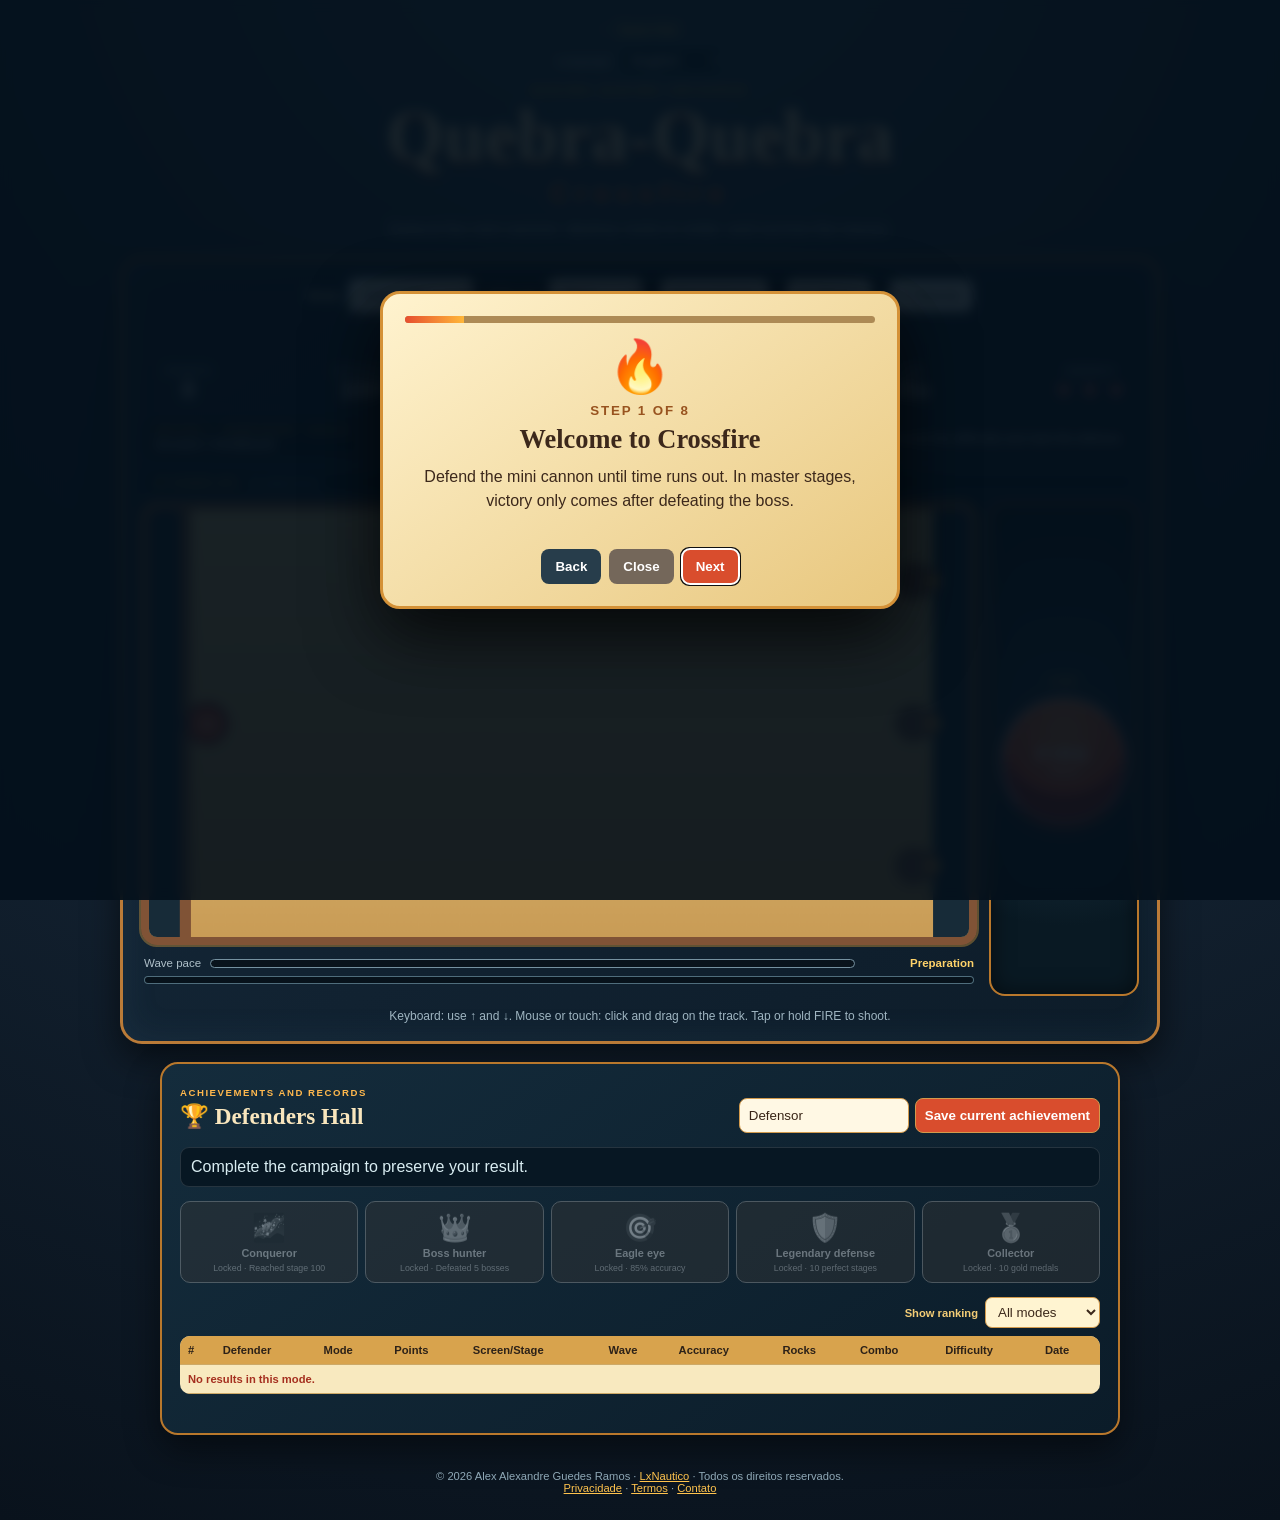
<file: quebra-quebra/index.html>
<!doctype html>
<html lang="pt-BR">
<head>
  <meta charset="utf-8">
  <meta name="viewport" content="width=device-width,initial-scale=1,maximum-scale=1">
  <meta name="author" content="Alex Alexandre Guedes Ramos">
  <meta name="copyright" content="Copyright © 2026 Alex Alexandre Guedes Ramos. Todos os direitos reservados.">
  <title data-i18n="cross.meta">Quebra-Quebra: Fogo Cruzado</title>
  <link rel="stylesheet" href="styles.css">
  <link rel="stylesheet" href="campaign.css">
  <style>.hub-link{display:inline-block;margin-bottom:8px;color:#ffd064;font-size:.75rem;font-weight:bold;text-decoration:none}.hub-link:hover{text-decoration:underline}.creator-credit{margin:24px 0 6px;text-align:center;color:#8fa8b6;font-size:.7rem}.creator-credit a{color:#ffc34d}.language-picker{display:flex;justify-content:center;align-items:center;gap:7px;margin:0 0 8px;color:#d7e5ec;font-size:.72rem;font-weight:800}.language-picker select{padding:6px 9px;border:1px solid #70cce9;border-radius:8px;background:#102f42;color:#fff;font-weight:800}.result-grid i{font-style:normal}</style>
</head>
<body>
  <main>
    <header class="hero">
      <a class="hub-link" href="../index.html" data-i18n="cross.back">← Central dos Jogos</a>
      <label class="language-picker"><span data-i18n="language.label">Idioma</span><select id="languageSelect"><option value="pt-BR">Português</option><option value="en">English</option><option value="es">Español</option></select></label>
      <p class="eyebrow" data-i18n="cross.universe">UNIVERSO QUEIMA-QUEIMA</p>
      <h1><span data-i18n="cross.title" style="display:initial;color:inherit;font:inherit;letter-spacing:inherit;text-shadow:inherit">Quebra-Quebra</span> <span data-i18n="cross.subtitle">Fogo Cruzado</span></h1>
      <p data-i18n="cross.lead">Defenda o minicanhão, destrua as pedras na ordem e sobreviva às ondas.</p>
    </header>

    <section class="game-shell">
      <div class="topbar">
        <label><span data-i18n="cross.mode">Modo</span>
          <select id="gameMode">
            <option value="campaign" data-i18n="cross.mode.campaign">Campanha</option>
            <option value="survival" data-i18n="cross.mode.survival">Sobrevivência</option>
            <option value="timed" data-i18n="cross.mode.timed">Partida por tempo</option>
            <option value="training" data-i18n="cross.mode.training">Treino livre</option>
          </select>
        </label>
        <label><span data-i18n="cross.difficulty">Dificuldade</span>
          <select id="difficulty">
            <option value="easy" data-i18n="cross.easy">Fácil</option>
            <option value="medium" data-i18n="cross.medium">Médio</option>
            <option value="hard" data-i18n="cross.hard">Difícil</option>
          </select>
        </label>
        <label id="arcadeSceneLabel" hidden><span data-i18n="cross.screen">Tela</span>
          <select id="arcadeScene" aria-label="Tela visual dos modos alternativos"></select>
        </label>
        <button id="start" data-i18n="cross.start">Iniciar defesa</button>
        <button id="sound" aria-pressed="true" data-i18n="cross.sound">🔊 Som</button>
        <button id="openTutorial" data-i18n="cross.tutorial">? Tutorial</button>
      </div>
      <div id="survivalActions" class="survival-actions" hidden>
        <button id="pauseSurvival" data-i18n="cross.pauseLater">Pausar e continuar depois</button>
        <button id="stopSurvival" data-i18n="cross.stopSurvival">Encerrar sobrevivência</button>
      </div>
      <div id="campaignActions" class="campaign-actions">
        <button id="pauseCampaignRun" disabled data-i18n="cross.pause">Pausar partida</button>
        <button id="stopCampaignRun" disabled data-i18n="cross.stop">Encerrar jogada</button>
      </div>

      <div class="hud" aria-live="polite">
        <div><small data-i18n="cross.points">PONTOS</small><strong id="score">0</strong></div>
        <div><small data-i18n="cross.accuracy">PRECISÃO</small><strong id="accuracy">100%</strong></div>
        <div><small data-i18n="cross.combo">COMBO</small><strong id="combo">x1</strong></div>
        <div><small data-i18n="cross.stage">FASE</small><strong id="stage">1/100</strong></div>
        <div><small data-i18n="cross.time">TEMPO</small><strong id="stageTime">25s</strong></div>
        <div class="health"><small data-i18n="cross.energy">ENERGIA</small><strong id="health">♥ ♥ ♥</strong></div>
      </div>

      <div class="arena-info">
        <div class="scene-label"><small id="sectorName">SETOR 1</small><b id="sceneName">Bancada do Inventor</b></div>
        <div id="announcement" data-i18n="cross.choose">Escolha a dificuldade e inicie a defesa.</div>
      </div>
      <div id="bossHud" class="boss-hud" hidden><span>⚠ <b id="bossName">CHEFE</b></span><div><i id="bossFill"></i></div><strong id="bossHealth">0/0</strong></div>
      <div id="powerHud" class="power-hud"><b>⚡ POWER-UPS</b><span id="powerStatus" data-i18n="cross.noPower">Nenhum bônus ativo</span></div>
      <div class="battle-grid">
        <div class="arena-column">
          <div class="arena-wrap">
            <canvas id="arena" width="960" height="500" aria-label="Arena de defesa"></canvas>
          </div>
          <div class="threat-meter">
            <span data-i18n="cross.wavePace">Ritmo da onda</span>
            <div><i id="threatFill"></i></div>
            <b id="phase" data-i18n="cross.preparation">Preparação</b>
          </div>
          <div class="stage-progress" aria-label="Progresso da fase">
            <i id="stageProgress"></i>
          </div>
        </div>
        <aside class="fire-rail" aria-label="Controle de disparo">
          <small data-i18n="cross.shot">DISPARO</small>
          <button id="fire">FIRE <small data-i18n="cross.space">ESPAÇO</small></button>
        </aside>
      </div>

      <section id="stageResult" class="stage-result" hidden aria-labelledby="resultTitle">
        <div class="result-card">
          <small id="resultSector">FASE CONCLUÍDA</small>
          <h2 id="resultTitle">Defesa concluída!</h2>
          <div id="resultMedal" class="result-medal">🥇</div>
          <div class="result-grid">
            <span><i data-i18n="cross.result.stagePoints">Pontos da fase</i> <b id="resultPoints">0</b></span>
            <span><i data-i18n="cross.result.accuracy">Precisão</i> <b id="resultAccuracy">0%</b></span>
            <span><i data-i18n="cross.result.destroyed">Pedras destruídas</i> <b id="resultDestroyed">0</b></span>
            <span><i data-i18n="cross.result.combo">Maior combo</i> <b id="resultCombo">x1</b></span>
            <span><i data-i18n="cross.result.health">Vidas restantes</i> <b id="resultHealth">3</b></span>
            <span><i data-i18n="cross.result.bonus">Bônus</i> <b id="resultBonus">0</b></span>
          </div>
          <p id="resultMessage"></p>
          <div class="result-actions">
            <button id="nextStage" data-i18n="cross.next">Próxima fase</button>
            <button id="newCampaign" hidden data-i18n="cross.newCampaign">Nova campanha — fase 1</button>
            <button id="retryStage" data-i18n="cross.retry">Repetir fase</button>
            <button id="pauseCampaign" data-i18n="cross.pauseCampaign">Pausar campanha</button>
          </div>
        </div>
      </section>
      <p class="tip" data-i18n="cross.tip">Teclado: use ↑ e ↓. Mouse ou toque: clique e arraste na pista. Toque ou segure FIRE para disparar.</p>
    </section>

    <section id="tutorialOverlay" class="tutorial-overlay" hidden aria-modal="true" role="dialog" aria-labelledby="tutorialTitle">
      <div class="tutorial-card">
        <div class="tutorial-progress"><i id="tutorialProgress"></i></div>
        <div id="tutorialIcon" class="tutorial-icon">🎯</div>
        <small id="tutorialStep">PASSO 1 DE 8</small>
        <h2 id="tutorialTitle">Bem-vindo!</h2>
        <p id="tutorialText"></p>
        <div class="tutorial-actions"><button id="tutorialBack" data-i18n="cross.backButton">Voltar</button><button id="tutorialSkip" data-i18n="cross.close">Fechar</button><button id="tutorialNext" data-i18n="cross.nextButton">Próximo</button></div>
      </div>
    </section>

    <section class="hall" aria-labelledby="hallTitle">
      <header>
        <div><small data-i18n="cross.records">CONQUISTAS E RECORDES</small><h2 id="hallTitle" data-i18n="cross.hall">🏆 Hall dos Defensores</h2></div>
        <div class="hall-register"><input id="rankingName" maxlength="20" placeholder="Nome do jogador" aria-label="Nome no ranking" data-i18n-placeholder="cross.playerName"><button id="saveRanking" data-i18n="cross.saveRank">Registrar conquista atual</button><button id="restartCampaign" data-i18n="cross.newCampaign">Nova campanha — fase 1</button></div>
      </header>
      <p id="careerSummary" class="career-summary" data-i18n="cross.career">Complete a campanha para eternizar seu resultado.</p>
      <div id="awards" class="awards" aria-label="Premiações"></div>
      <label class="ranking-filter"><span data-i18n="cross.showRanking">Exibir ranking</span>
        <select id="rankingMode">
          <option value="all" data-i18n="cross.allModes">Todos os modos</option>
          <option value="campaign" data-i18n="cross.mode.campaign">Campanha</option>
          <option value="survival" data-i18n="cross.mode.survival">Sobrevivência</option>
          <option value="timed" data-i18n="cross.mode.timed">Partida por tempo</option>
        </select>
      </label>
      <div class="ranking-wrap">
        <table>
          <thead><tr><th>#</th><th data-i18n="cross.table.defender">Defensor</th><th data-i18n="cross.table.mode">Modo</th><th data-i18n="cross.table.points">Pontos</th><th data-i18n="cross.table.screen">Tela/Fase</th><th data-i18n="cross.table.wave">Onda</th><th data-i18n="cross.table.accuracy">Precisão</th><th data-i18n="cross.table.rocks">Pedras</th><th data-i18n="cross.table.combo">Combo</th><th data-i18n="cross.table.difficulty">Dificuldade</th><th data-i18n="cross.table.date">Data</th></tr></thead>
          <tbody id="rankingBody"><tr><td colspan="11" data-i18n="cross.none">Nenhum resultado registrado.</td></tr></tbody>
        </table>
      </div>
      <p id="rankingMessage" class="ranking-message" aria-live="polite"></p>
    </section>
    <footer class="creator-credit">
      © 2026 Alex Alexandre Guedes Ramos · <a href="https://github.com/LxNautico" rel="author">LxNautico</a> · Todos os direitos reservados.<br>
      <a href="../privacidade.html">Privacidade</a> · <a href="../termos.html">Termos</a> · <a href="../contato.html">Contato</a>
    </footer>
  </main>
  <script src="../locales/pt-BR.js"></script>
  <script src="../locales/en.js"></script>
  <script src="../locales/quebra-pt-BR.js"></script>
  <script src="../locales/quebra-en.js"></script>
  <script src="../locales/quebra-es.js"></script>
  <script src="../i18n.js"></script>
  <script src="game.js"></script>
</body>
</html>
</file>
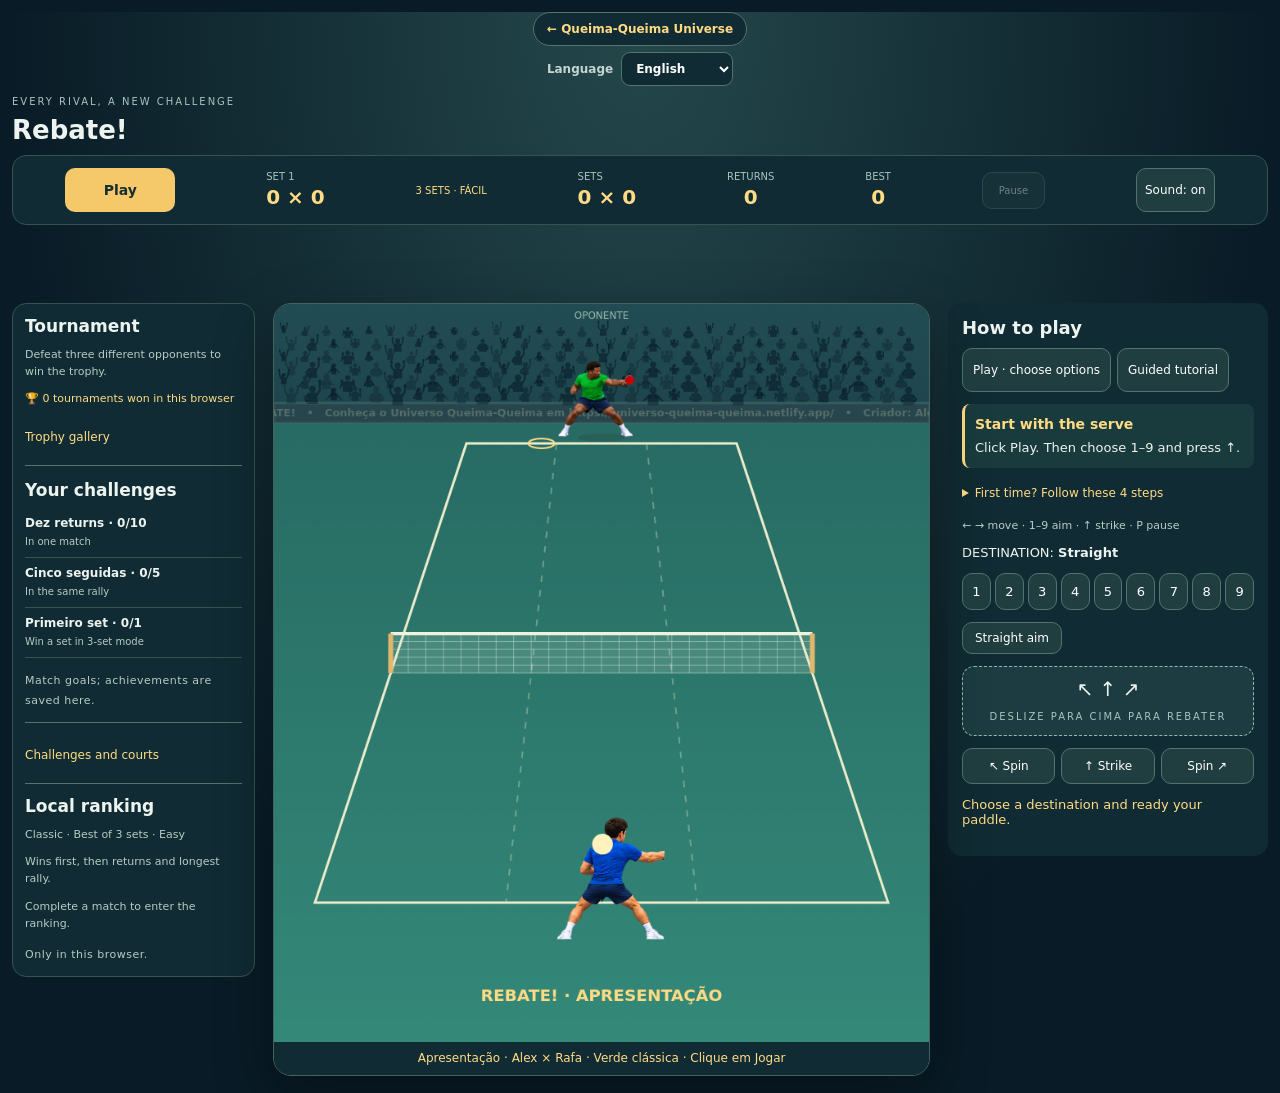
<file: rebate/index.html>
<!DOCTYPE html>
<html lang="pt-BR"><head><meta charset="UTF-8"><meta name="viewport" content="width=device-width, initial-scale=1.0, viewport-fit=cover"><meta name="description" content="Rebate! é um jogo de tênis de mesa com personagens, torneio, Arena e Copa Mundial."><meta name="theme-color" content="#102b33"><link rel="canonical" href="https://universo-queima-queima.netlify.app/rebate/"><title>Rebate! · Universo Queima-Queima</title><link rel="stylesheet" href="style.css?v=i18n-2"><script defer src="universe-integration.js"></script><script defer src="rebate-i18n.js?v=ranking-3"></script></head>
<body><section id="character-setup" hidden role="dialog" aria-modal="true" aria-labelledby="setup-title"><div class="setup-panel"><div class="setup-toolbar"><button id="setup-close" aria-label="Fechar seleção e ver a página">✕ Fechar</button><button data-open-tour>Conhecer o jogo</button></div><h2 id="setup-title">Escolha quem vai jogar</h2><p>Escolha seu personagem e uniforme antes de entrar na mesa. Cada adversário tem seu estilo. A dificuldade define sua reação e precisão.</p><section id="saved-world-cup" hidden><strong>Copa Mundial em andamento</strong><p id="saved-cup-info"></p><div><button id="resume-cup">Continuar Copa</button><button id="new-cup">Começar outra Copa</button></div></section><section id="saved-tournament" hidden><strong>Torneio em andamento</strong><p id="saved-tournament-info"></p><div><button id="resume-tournament">Continuar torneio</button><button id="new-tournament">Começar outro</button></div></section><details class="character-picker" open><summary>Escolha os personagens</summary><div class="character-slots"><label>Você<select id="player-character"><option value="" selected>Escolha seu personagem</option><option value="alex">Alex</option><option value="rafa">Rafa</option><option value="lia">Lia</option><option value="maya">Maya</option><option value="leo">Léo</option><option value="nina">Nina</option><option value="caio">Caio</option><option value="iris">Íris</option></select><span class="uniform-label">Uniforme</span><select id="player-uniform" aria-label="Cor do seu uniforme"><option value="blue" selected>Azul</option><option value="red">Vermelho</option><option value="green">Verde</option><option value="purple">Roxo</option><option value="white">Branco</option></select><span class="character-style" id="player-style" aria-live="polite"></span><canvas id="player-preview" width="160" height="160" aria-label="Prévia do seu personagem"></canvas></label><label>Adversário<select id="opponent-character"><option value="random">Aleatório</option><option value="alex">Alex</option><option value="rafa">Rafa</option><option value="lia">Lia</option><option value="maya">Maya</option><option value="leo">Léo</option><option value="nina">Nina</option><option value="caio">Caio</option><option value="iris">Íris</option></select><span class="uniform-label">Uniforme</span><select id="opponent-uniform" aria-label="Cor do uniforme adversário"><option value="blue">Azul</option><option value="red" selected>Vermelho</option><option value="green">Verde</option><option value="purple">Roxo</option><option value="white">Branco</option></select><span class="character-style" id="opponent-style" aria-live="polite"></span><canvas id="opponent-preview" width="160" height="160" aria-label="Prévia do adversário"></canvas></label></div><p id="uniform-warning" role="status" hidden>Uniformes iguais: cores diferentes ajudam a distinguir os jogadores.</p><button id="return-match" hidden>Jogar com estas escolhas</button><p id="character-note">Cada adversário tem seu estilo. A dificuldade define sua reação e precisão.</p></details><label class="competition-choice">MODALIDADE<select id="play-style"><option value="classic">Clássico</option><option value="arena">Arena · golpes especiais</option></select></label><label class="musical-choice"><input id="arena-musical" type="checkbox"> Arena musical · notas e dança após o ponto</label><details class="musical-guide"><summary>Conheça as três melodias</summary><p>1–9: Dó, Ré, Mi, Fá, Sol, Lá, Si, Dó↑, Ré↑.</p><p>Salto da quadra: 1 · 3 · 5 · 3<br>Passo da torcida: 2 · 4 · 6 · 5 · 2<br>Volta da vitória: 5 · 7 · 8 · 9 · 8 · 5</p><p>A sequência conta só suas devoluções no lado adversário, na mesma troca. Saques não contam; notas do adversário não interferem. Uma dança por partida; requer modalidade Arena.</p></details><p>Na Arena, cinco devoluções carregam o especial. Escolha Velocidade ou Chuva de bolas, ative o especial e rebata. O adversário também tem energia para golpes de velocidade.</p><label class="competition-choice">COMO JOGAR<select id="competition"><option value="single">Partida avulsa</option><option value="tournament">Torneio · 3 rodadas</option><option value="worldcup">Copa Mundial · 16 países</option></select></label><p id="competition-note">Escolha seu adversário para treinar ou jogar uma partida.</p><label id="cup-country-choice" class="competition-choice" hidden>SEU PAÍS<select id="cup-country"></select></label><div class="court-choice"><div class="court-choice-heading"><label for="court-theme">QUADRA</label><button id="court-info-toggle" type="button" aria-label="Como desbloquear os pisos" aria-expanded="false" aria-controls="court-unlock-info">i</button></div><select id="court-theme"></select><section id="court-unlock-info" aria-label="Como desbloquear os pisos" hidden><h3>Desbloqueie suas quadras</h3><div id="court-unlock-list"></div><p>As conquistas ficam salvas neste navegador. As cores não alteram as regras.</p></section></div><p id="reward-notice" role="status"></p><label class="competition-choice">CÂMERA<select id="camera-view"><option value="classic">Atual</option><option value="first">Primeira pessoa · experimental</option></select></label><p>Primeira pessoa disponível em partida avulsa. Você vê sua raquete e golpeia com ↑ nos dois lados da mesa.</p><label class="competition-choice">SEU LADO<select id="table-side"><option value="bottom">Embaixo · golpear com ↑</option><option value="top">Em cima · golpear com ↓</option></select></label><div class="setup-options"><label class="difficulty-label">PARTIDA<select id="match-mode"><option value="sets">3 sets</option><option value="quick">Rápida</option></select></label><label class="difficulty-label">ADVERSÁRIO<select id="difficulty"><option value="easy">Fácil</option><option value="medium">Médio</option><option value="hard">Difícil</option></select></label></div><details id="story-gallery"><summary>Conheça os personagens · histórias e finais</summary><p>Biografias fictícias. Você pode ler todos os capítulos e finais aqui.</p><div id="story-gallery-list"></div></details><button id="setup-play" disabled>Escolha seu personagem para jogar</button></div></section><main><header><small>CADA RIVAL, UM NOVO DESAFIO</small><h1>Rebate!</h1></header><section class="scoreboard"><button id="explore-play">Jogar</button><span><span id="set-label">SET 1</span> <strong id="points">0 × 0</strong></span><span class="match-summary"><span id="active-mode">3 SETS · FÁCIL</span></span><span>SETS <strong id="sets">0 × 0</strong></span><span>DEVOLUÇÕES <strong id="score">0</strong></span><span>RECORDE <strong id="best">0</strong></span><button id="pause" disabled>Pausar</button><button id="sound" aria-pressed="true" aria-label="Silenciar sons">Som: ligado</button></section><p id="cup-match" hidden></p><div class="point-notice-slot"><div id="point-banner" role="status" hidden></div></div><div class="play-layout"><aside class="ranking-panel"><section id="world-cup-panel" hidden><h2>Copa Mundial</h2><p id="cup-stage"></p><details open><summary>Tabelas dos grupos</summary><p class="cup-rules">Vitória: 3 pontos. Dois por grupo avançam. Desempate: saldo, placar marcado e ordem do sorteio. Saldo usa pontos ou sets, conforme o modo.</p><div id="cup-tables"></div></details><details open><summary>Eliminatórias</summary><div id="cup-bracket"></div></details><small>Outras partidas são simuladas; países não alteram habilidades.</small></section><section class="tournament-panel"><h2>Torneio</h2><p id="tournament-status"></p><p id="tournament-trophies"></p><details class="trophy-collection"><summary>Galeria de troféus</summary><p id="trophy-empty">Vença um torneio para iniciar sua coleção.</p><ul id="trophy-gallery"></ul></details></section><section class="challenge-panel"><h2>Seus desafios</h2><ul id="challenge-list"></ul><p id="challenge-notice" role="status"></p><small>Metas por partida, conquistas salvas aqui.</small></section><details class="reward-panel"><summary>Desafios e quadras</summary><ul id="reward-list"></ul></details><h2>Ranking local</h2><p id="ranking-filter"></p><p class="ranking-rule">Vitórias primeiro; depois devoluções e sequência.</p><ol id="ranking-list"></ol><p id="ranking-empty">Complete uma partida para entrar no ranking.</p><small>Somente neste navegador.</small></aside><div class="arena"><section id="athlete-upper" class="athlete-bars" aria-label="Atributos do jogador superior" hidden></section><div id="court-upper-country" class="court-country" hidden></div><canvas id="gameCanvas" width="800" height="900" aria-label="Mesa de ping-pong com três raias em perspectiva"></canvas><section id="athlete-lower" class="athlete-bars" aria-label="Atributos do jogador inferior" hidden></section><div id="court-lower-country" class="court-country" hidden></div><p id="presentation-caption" hidden aria-live="polite"></p><div id="overlay" hidden><div class="panel"><small>ESQUERDA · CENTRO · DIREITA</small><h2 id="title">Entre na mesa</h2><div id="champion-display" hidden><canvas id="champion-portrait" width="160" height="160" aria-label="Personagem campeão"></canvas><span aria-hidden="true" class="champion-cup">🏆</span><strong id="champion-name"></strong><canvas id="champion-scene" width="360" height="240" role="img" aria-label="Cena final do personagem"></canvas><p id="champion-ending" hidden></p></div><p id="message">Você começa sacando. Escolha um destino de 1 a 9 e pressione ↑. As dicas na lateral acompanham sua jogada. Escolha melhor de três sets até 11 pontos ou partida rápida até 5. Sempre com dois de vantagem.</p><section id="match-results" hidden></section><section id="athlete-training" hidden></section><button id="start">Jogar</button><button id="leave-cup" hidden>Voltar à seleção</button><button id="leave-tournament" hidden>Voltar à seleção</button><button id="change-character" hidden>Trocar personagem</button><div id="pause-actions" hidden><button id="restart-match">Recomeçar partida</button><button id="quit-match">Desistir e sair</button><p>A partida atual será descartada e não entrará no ranking.</p></div></div></div></div><aside class="manual-controls" aria-label="Controles"><h2>Como jogar</h2><div class="browse-actions"><button id="browse-play">Jogar · escolher opções</button><button data-open-tour>Tutorial guiado</button></div><section class="guidance" aria-label="Orientação da jogada"><strong id="guide-title">Comece pelo saque</strong><p id="guide-text">Escolha um destino de 1 a 9 e pressione ↑.</p></section><details class="beginner-help" data-side-copy><summary>Primeira vez? Veja os 4 passos</summary><ol><li><strong>Posicione:</strong> use ← → para ficar na frente da bola, na faixa iluminada.</li><li><strong>Mire:</strong> escolha 1–9. O número define onde a bola chegará no lado adversário.</li><li><strong>Rebata:</strong> pressione ↑ quando aparecer “↑ REBATA”.</li><li><strong>Dê efeito:</strong> segure ← ou → e pressione ↑. O efeito muda a curva, não o destino. A bola precisa quicar dentro da mesa; passar pela lateral durante o voo não é falta.</li></ol><p>No celular: toque na sua metade da quadra para correr até o destino e use os botões ou a área de gesto para golpear. Um deslize lateral excessivo pode mandar a bola para fora.</p><p>Saque: dois quiques, um em cada lado. A vez troca a cada dois pontos; em 10 × 10, a cada ponto. Vence quem ganhar dois sets.</p><p>Ouça os efeitos com Som ligado:</p><div class="sound-tests"><button data-sound-test="point">Ouvir aplausos</button><button data-sound-test="out">Uuuuh · bola fora</button></div><p>Exemplo: 9 + ↑ ataca a direita. 9 + → + ↑ acrescenta curva para a direita.</p></details><p class="control-reminder" data-side-copy>← → mover · 1–9 mirar · ↑ golpear · P pausar</p><div class="touch-controls"><p>DESTINO: <strong id="target">Reto</strong></p><nav aria-label="Destino da devolução"><button data-target="0" aria-pressed="false">1</button><button data-target="1" aria-pressed="false">2</button><button data-target="2" aria-pressed="false">3</button><button data-target="3" aria-pressed="false">4</button><button data-target="4" aria-pressed="false">5</button><button data-target="5" aria-pressed="false">6</button><button data-target="6" aria-pressed="false">7</button><button data-target="7" aria-pressed="false">8</button><button data-target="8" aria-pressed="false">9</button></nav><button id="straight" title="Limpa o destino escolhido. Pressione ↑ para rebater.">Mira reta</button><div id="gesture" role="group" aria-label="Área de gesto para rebater">↖ ↑ ↗<br><small>DESLIZE AQUI PARA REBATER</small></div><div class="shot-controls"><button data-effect="-1">↖ Efeito</button><button id="hit">↑ Golpear</button><button data-effect="1">Efeito ↗</button></div><section id="arena-controls" hidden aria-label="Energia da Arena"><button id="arena-special" disabled>Golpe especial · Espaço</button><label id="arena-power-choice">Especial<select id="arena-power"><option value="speed">Velocidade</option><option value="rain">Chuva de bolas · 5 segundos</option><option value="signature">Especial do personagem</option></select></label><p id="arena-power-info"></p><section id="musical-status" hidden><strong id="musical-notes"></strong><p id="musical-message"></p><button id="musical-skip" hidden>Pular dança</button></section><label>Sua energia <progress id="arena-energy" max="100" value="0"></progress><span id="arena-energy-text">0/100</span></label><label>Energia do adversário <progress id="rival-energy" max="100" value="0"></progress></label><p id="arena-hint" role="status"></p></section></div><p id="feedback" role="status">Escolha o destino e prepare sua raquete.</p></aside></div><p id="status" class="sr-only" role="status"></p></main><section id="story-dialog" role="dialog" aria-modal="true" aria-labelledby="story-title" hidden><div class="story-panel"><canvas id="story-portrait" width="160" height="160" aria-label="Personagem da história"></canvas><canvas id="story-scene" width="360" height="240" role="img" aria-label="Cena final do personagem" hidden></canvas><h2 id="story-title"></h2><p id="story-subtitle"></p><p id="story-text"></p><p id="story-note"></p><div><button id="story-continue">Continuar</button><button id="story-skip">Pular</button></div></div></section><section id="guided-tour" role="dialog" aria-label="Tutorial guiado" hidden><span id="tour-progress"></span><h2 id="tour-title"></h2><p id="tour-text"></p><div><button id="tour-back">Anterior</button><button id="tour-next">Próximo</button><button id="tour-close">Fechar tutorial</button></div></section><script src="audio.js?v=consolidated-20261006"></script><script src="sprite-masks.js?v=start-fix-20261006"></script><script src="results.js?v=start-fix-20261006"></script><script src="challenges.js?v=start-fix-20261006"></script><script src="personalities.js?v=start-fix-20261006"></script><script src="tournament.js?v=musical-1"></script><script src="rewards.js?v=start-fix-20261006"></script><script src="celebration-frames.js?v=start-fix-20261006"></script><script src="character-motion.js?v=start-fix-20261006"></script><script src="world-cup.js?v=musical-1"></script><script src="camera.js?v=arena-marquee-16"></script><script src="table-side.js?v=first-person-1"></script><script src="arena.js?v=arena-marquee-16"></script><script src="presentation.js?v=arena-marquee-16"></script><script src="endings.js?v=1"></script><script src="stories.js?v=endings-1"></script><script src="attributes.js?v=first-person-1"></script><script src="musical.js?v=consolidated-20261006"></script><script src="script.js?v=arena-marquee-16"></script><script src="tour.js?v=consolidated-20261006"></script></body></html>
</file>
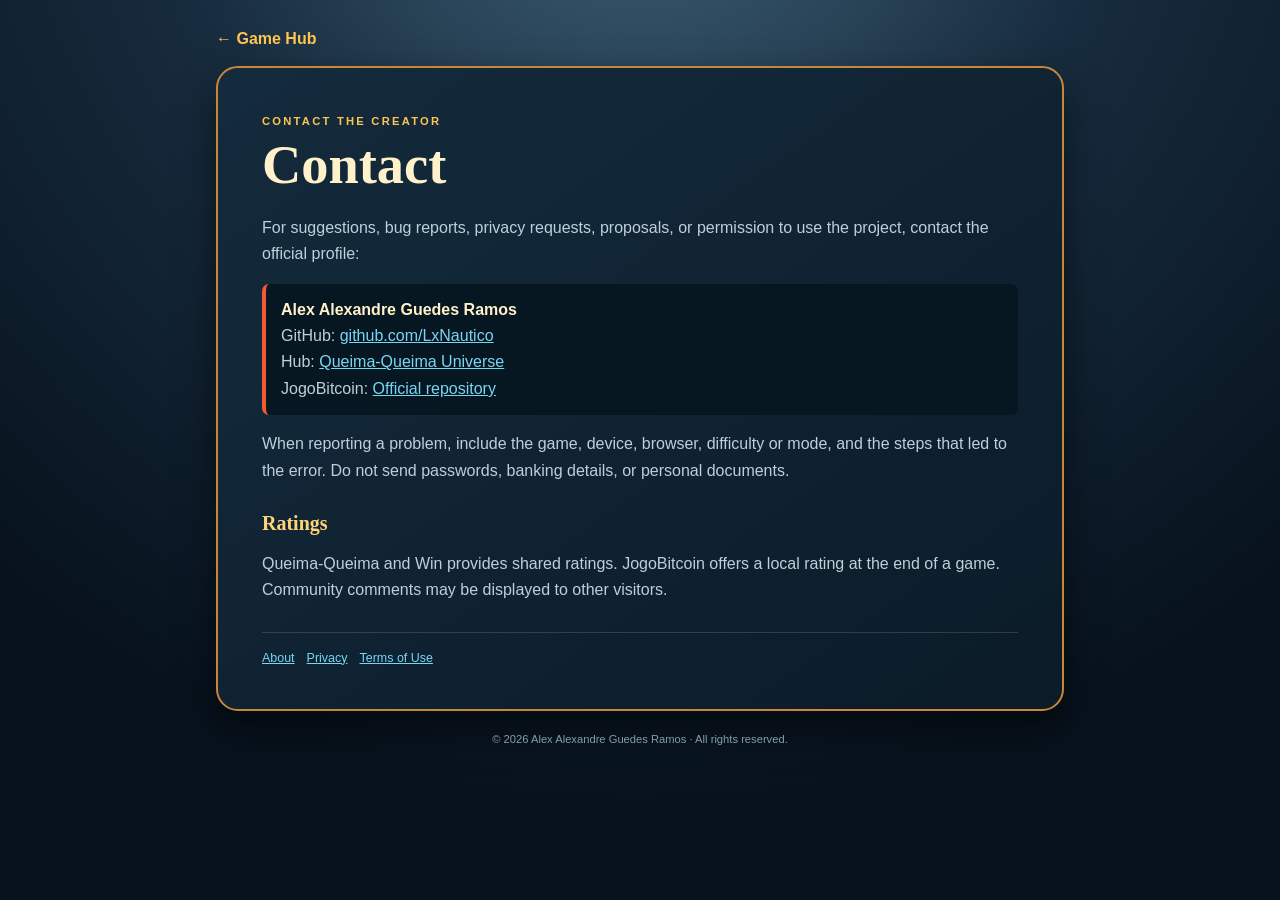
<file: contato.html>
<!doctype html>
<html lang="pt-BR"><head>
  <meta charset="utf-8"><meta name="viewport" content="width=device-width,initial-scale=1">
  <meta name="author" content="Alex Alexandre Guedes Ramos">
  <title>Contato · Universo Queima-Queima</title><link rel="stylesheet" href="legal.css">
</head><body data-legal-page="contact"><main>
  <a class="back" href="./index.html">← Central dos Jogos</a>
  <article class="page">
    <p class="eyebrow">FALE COM O CRIADOR</p><h1>Contato</h1>
    <p>Para sugestões, relatos de falhas, solicitações relacionadas à privacidade, propostas ou autorização de uso, entre em contato pelo perfil oficial:</p>
    <p class="notice"><strong>Alex Alexandre Guedes Ramos</strong><br>GitHub: <a href="https://github.com/LxNautico">github.com/LxNautico</a><br>Central: <a href="https://github.com/LxNautico/queima-queima-e-ganhe">Universo Queima-Queima</a><br>JogoBitcoin: <a href="https://github.com/LxNautico/JogoBitcoin">Repositório oficial</a></p>
    <p>Ao relatar um problema, informe qual dos quatro jogos foi utilizado, dispositivo, navegador, dificuldade ou modo de jogo e os passos que levaram ao erro. Não envie senhas, dados bancários ou documentos pessoais.</p>
    <h2>Avaliações</h2><p>O Queima-Queima e Ganhe possui avaliações compartilhadas. O JogoBitcoin também oferece uma avaliação local no encerramento da partida. Comentários publicados em áreas comunitárias podem ser exibidos a outros visitantes.</p>
    <nav class="links"><a href="./sobre.html">Sobre</a><a href="./privacidade.html">Privacidade</a><a href="./termos.html">Termos de Uso</a></nav>
  </article><footer>© 2026 Alex Alexandre Guedes Ramos · Todos os direitos reservados.</footer>
</main><script src="./legal-i18n.js"></script></body></html>
</file>
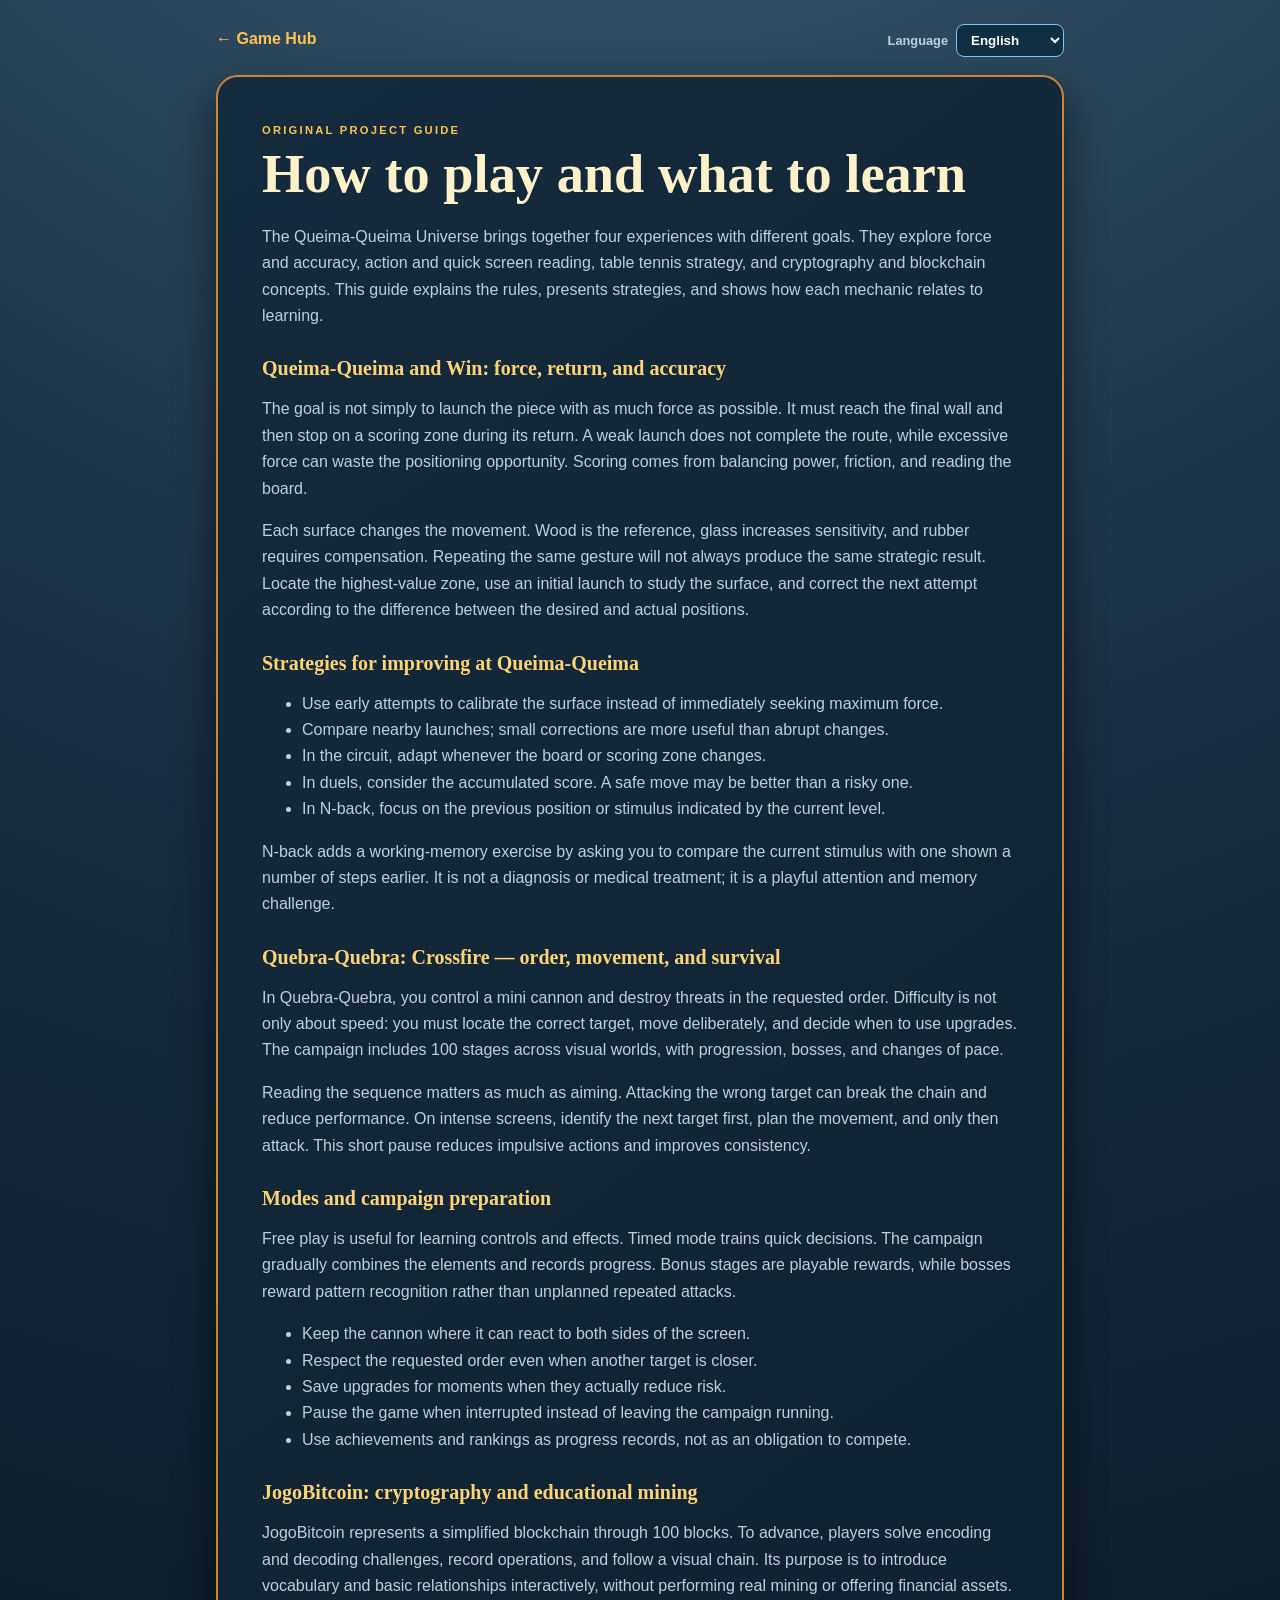
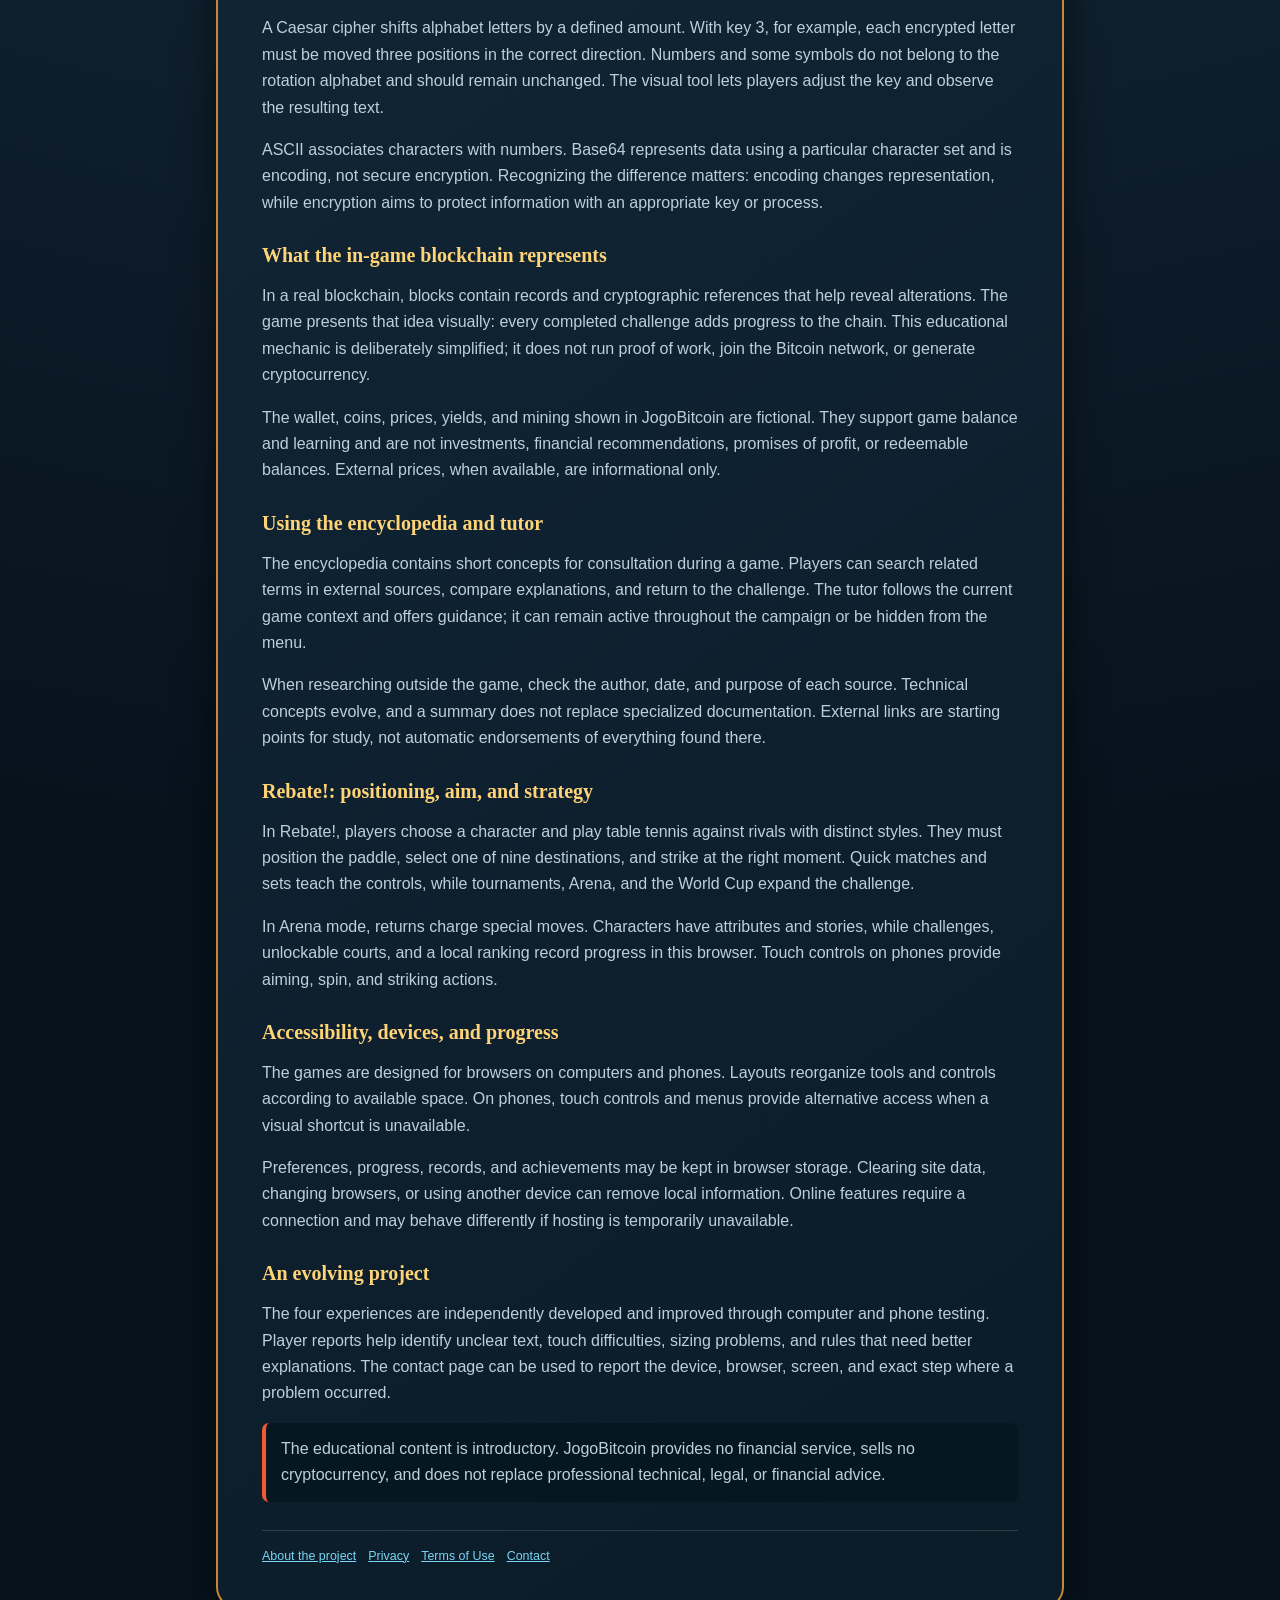
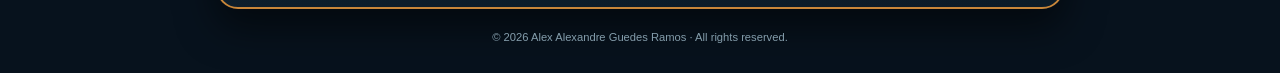
<file: guia-es.html>
<!doctype html><html lang="es"><head>
<meta charset="utf-8"><meta name="viewport" content="width=device-width,initial-scale=1"><meta name="author" content="Alex Alexandre Guedes Ramos">
<meta name="description" content="Guía original de los cuatro juegos del Universo Queima-Queima: precisión, acción, tenis de mesa, criptografía y aprendizaje.">
<link rel="canonical" href="https://universo-queima-queima.netlify.app/guia-es.html"><link rel="alternate" hreflang="pt-BR" href="https://universo-queima-queima.netlify.app/guia.html"><link rel="alternate" hreflang="en" href="https://universo-queima-queima.netlify.app/guide.html"><link rel="alternate" hreflang="es" href="https://universo-queima-queima.netlify.app/guia-es.html">
<title>Guía de juegos y aprendizaje · Universo Queima-Queima</title><link rel="stylesheet" href="legal.css"></head>
<body><main><a class="back" href="./index.html">← Central de Juegos</a><label class="guide-language">Idioma <select id="guideLanguage"><option value="pt-BR">Português</option><option value="en">English</option><option value="es">Español</option></select></label>
<article class="page"><p class="eyebrow">GUÍA ORIGINAL DEL PROYECTO</p><h1>Cómo jugar y qué aprender</h1>
<p>El Universo Queima-Queima reúne cuatro experiencias con objetivos diferentes. Trabajan fuerza y precisión, acción y lectura rápida, estrategia en tenis de mesa y conceptos de criptografía y blockchain. Esta guía explica las reglas, presenta estrategias y muestra cómo cada mecánica se relaciona con el aprendizaje.</p>
<h2>Queima-Queima y Gana: fuerza, retorno y precisión</h2><p>El objetivo no es simplemente lanzar la pieza con la mayor fuerza posible. Debe alcanzar la pared final y detenerse sobre una franja de puntuación durante el regreso. Un lanzamiento débil no completa el recorrido; demasiada fuerza puede desperdiciar la oportunidad de posicionamiento. La puntuación nace del equilibrio entre potencia, fricción y lectura del tablero.</p>
<p>Cada superficie cambia el movimiento. La madera sirve como referencia, el vidrio aumenta la sensibilidad y la goma exige compensación. Repetir el mismo gesto no siempre produce el mismo resultado estratégico. Localiza la franja de mayor valor, usa un lanzamiento inicial para conocer el piso y corrige el siguiente intento según la diferencia entre la posición deseada y la alcanzada.</p>
<h2>Estrategias para mejorar en Queima-Queima</h2><ul><li>Usa los primeros intentos para calibrar el piso en lugar de buscar inmediatamente la fuerza máxima.</li><li>Compara lanzamientos cercanos: los pequeños ajustes son más útiles que los cambios bruscos.</li><li>En el circuito, adapta la estrategia cuando cambie el tablero o la franja de puntuación.</li><li>En los duelos, considera la puntuación acumulada. Una jugada segura puede ser mejor que una arriesgada.</li><li>En N-back, concéntrate en la posición o estímulo anterior indicado por el nivel.</li></ul>
<p>N-back añade un ejercicio de memoria de trabajo al comparar el estímulo actual con otro mostrado algunos pasos antes. No es un diagnóstico ni tratamiento médico; es un desafío lúdico de atención y memoria.</p>
<h2>Quebra-Quebra: Fuego Cruzado — orden, movimiento y supervivencia</h2><p>En Quebra-Quebra controlas un minicañón y destruyes amenazas en el orden solicitado. La dificultad no depende solo de la velocidad: debes localizar el objetivo correcto, moverte con intención y decidir cuándo usar mejoras. La campaña ofrece 100 fases en distintos universos visuales, con progresión, jefes y cambios de ritmo.</p>
<p>Leer la secuencia es tan importante como apuntar. Atacar un objetivo incorrecto puede romper la cadena y reducir el rendimiento. En pantallas intensas, identifica primero el próximo objetivo, planifica el movimiento y después ataca. Esta breve pausa reduce acciones impulsivas y mejora la consistencia.</p>
<h2>Modos y preparación para la campaña</h2><p>El juego libre ayuda a conocer controles y efectos. El modo contrarreloj entrena decisiones rápidas. La campaña combina gradualmente los elementos y registra el progreso. Las fases de bonificación son recompensas jugables, mientras que los jefes exigen reconocer patrones.</p>
<ul><li>Mantén el cañón en una región que permita reaccionar a ambos lados.</li><li>Respeta el orden solicitado aunque otro objetivo esté más cerca.</li><li>Guarda las mejoras para momentos en los que realmente reduzcan el riesgo.</li><li>Usa la pausa cuando necesites interrumpir la partida.</li><li>Consulta logros y clasificación como registros de progreso, no como obligación de competir.</li></ul>
<h2>JogoBitcoin: criptografía y minería educativa</h2><p>JogoBitcoin representa una blockchain simplificada mediante 100 bloques. Para avanzar, el jugador resuelve desafíos de codificación y decodificación, registra operaciones y observa una cadena visual. La propuesta es introducir vocabulario y relaciones básicas de forma interactiva, sin realizar minería real ni ofrecer activos financieros.</p>
<p>El Cifrado César desplaza letras del alfabeto una cantidad definida. Con una clave 3, por ejemplo, cada letra cifrada debe moverse tres posiciones en la dirección correcta. Los números y algunos símbolos no pertenecen al alfabeto de rotación y deben conservarse. La herramienta visual permite ajustar la clave y observar el resultado.</p>
<p>ASCII asocia caracteres con números. Base64 representa datos mediante un conjunto específico de caracteres y es una codificación, no un cifrado seguro. Codificar cambia la representación; cifrar busca proteger la información con una clave o proceso apropiado.</p>
<h2>Qué representa la blockchain del juego</h2><p>En una blockchain real, los bloques mantienen registros y referencias criptográficas que ayudan a revelar alteraciones. El juego presenta esa idea visualmente: cada desafío completado añade progreso a la cadena. La mecánica es deliberadamente simplificada; no ejecuta prueba de trabajo, no participa en la red Bitcoin y no genera criptomonedas.</p>
<p>La cartera, monedas, cotizaciones, rendimientos y minería de JogoBitcoin son ficticios. Sirven al equilibrio y al aprendizaje; no son inversiones, recomendaciones financieras, promesas de lucro ni saldos canjeables. Las cotizaciones externas, cuando estén disponibles, son únicamente informativas.</p>
<h2>Cómo usar la enciclopedia y el tutor</h2><p>La enciclopedia reúne conceptos breves para consultar durante la partida. El jugador puede buscar términos en fuentes externas, comparar explicaciones y volver al desafío. El tutor acompaña el contexto actual y ofrece orientaciones; puede permanecer activo durante la campaña u ocultarse desde el menú.</p>
<p>Al investigar fuera del juego, comprueba autoría, fecha y finalidad de la fuente. Los conceptos técnicos evolucionan y un resumen no sustituye documentación especializada. Los enlaces externos son puntos de partida, no una aprobación automática de todo lo encontrado.</p>
<h2>Rebate!: posición, puntería y estrategia</h2><p>En Rebate!, el jugador elige un personaje y disputa tenis de mesa contra rivales con estilos propios. Debe posicionar la pala, elegir uno de nueve destinos y golpear en el momento indicado. Las partidas rápidas o por sets enseñan los controles; los torneos, la Arena y la Copa Mundial amplían el desafío.</p><p>En la modalidad Arena, las devoluciones cargan golpes especiales. Los personajes tienen atributos e historias, mientras que los desafíos, las mesas desbloqueables y la clasificación local registran el progreso en este navegador. En el móvil, los controles táctiles permiten apuntar, aplicar efecto y golpear.</p>
<h2>Accesibilidad, dispositivos y progreso</h2><p>Los juegos están diseñados para navegadores de ordenador y teléfono. El diseño reorganiza herramientas y controles según el espacio. En el móvil, los controles táctiles y los menús ofrecen accesos alternativos.</p>
<p>Las preferencias, el progreso, los récords y los logros pueden guardarse en el navegador. Borrar los datos del sitio, cambiar de navegador o usar otro dispositivo puede eliminar información local. Los recursos en línea requieren conexión.</p>
<h2>Un proyecto en evolución</h2><p>Las cuatro experiencias se desarrollan de forma independiente y mejoran con pruebas en ordenador y móvil. Los comentarios ayudan a encontrar textos poco claros, dificultades táctiles, problemas de tamaño y reglas que necesitan mejores explicaciones. La página de contacto permite informar el dispositivo, navegador y paso exacto donde ocurrió un problema.</p>
<p class="notice">El contenido educativo es introductorio. JogoBitcoin no presta servicios financieros, no comercializa criptomonedas y no sustituye asesoramiento técnico, jurídico o financiero profesional.</p>
<nav class="links"><a href="./sobre.html">Acerca del proyecto</a><a href="./privacidade.html">Privacidad</a><a href="./termos.html">Términos de Uso</a><a href="./contato.html">Contacto</a></nav></article><footer>© 2026 Alex Alexandre Guedes Ramos · Todos los derechos reservados.</footer>
</main><script src="./guide-language.js"></script></body></html>
</file>
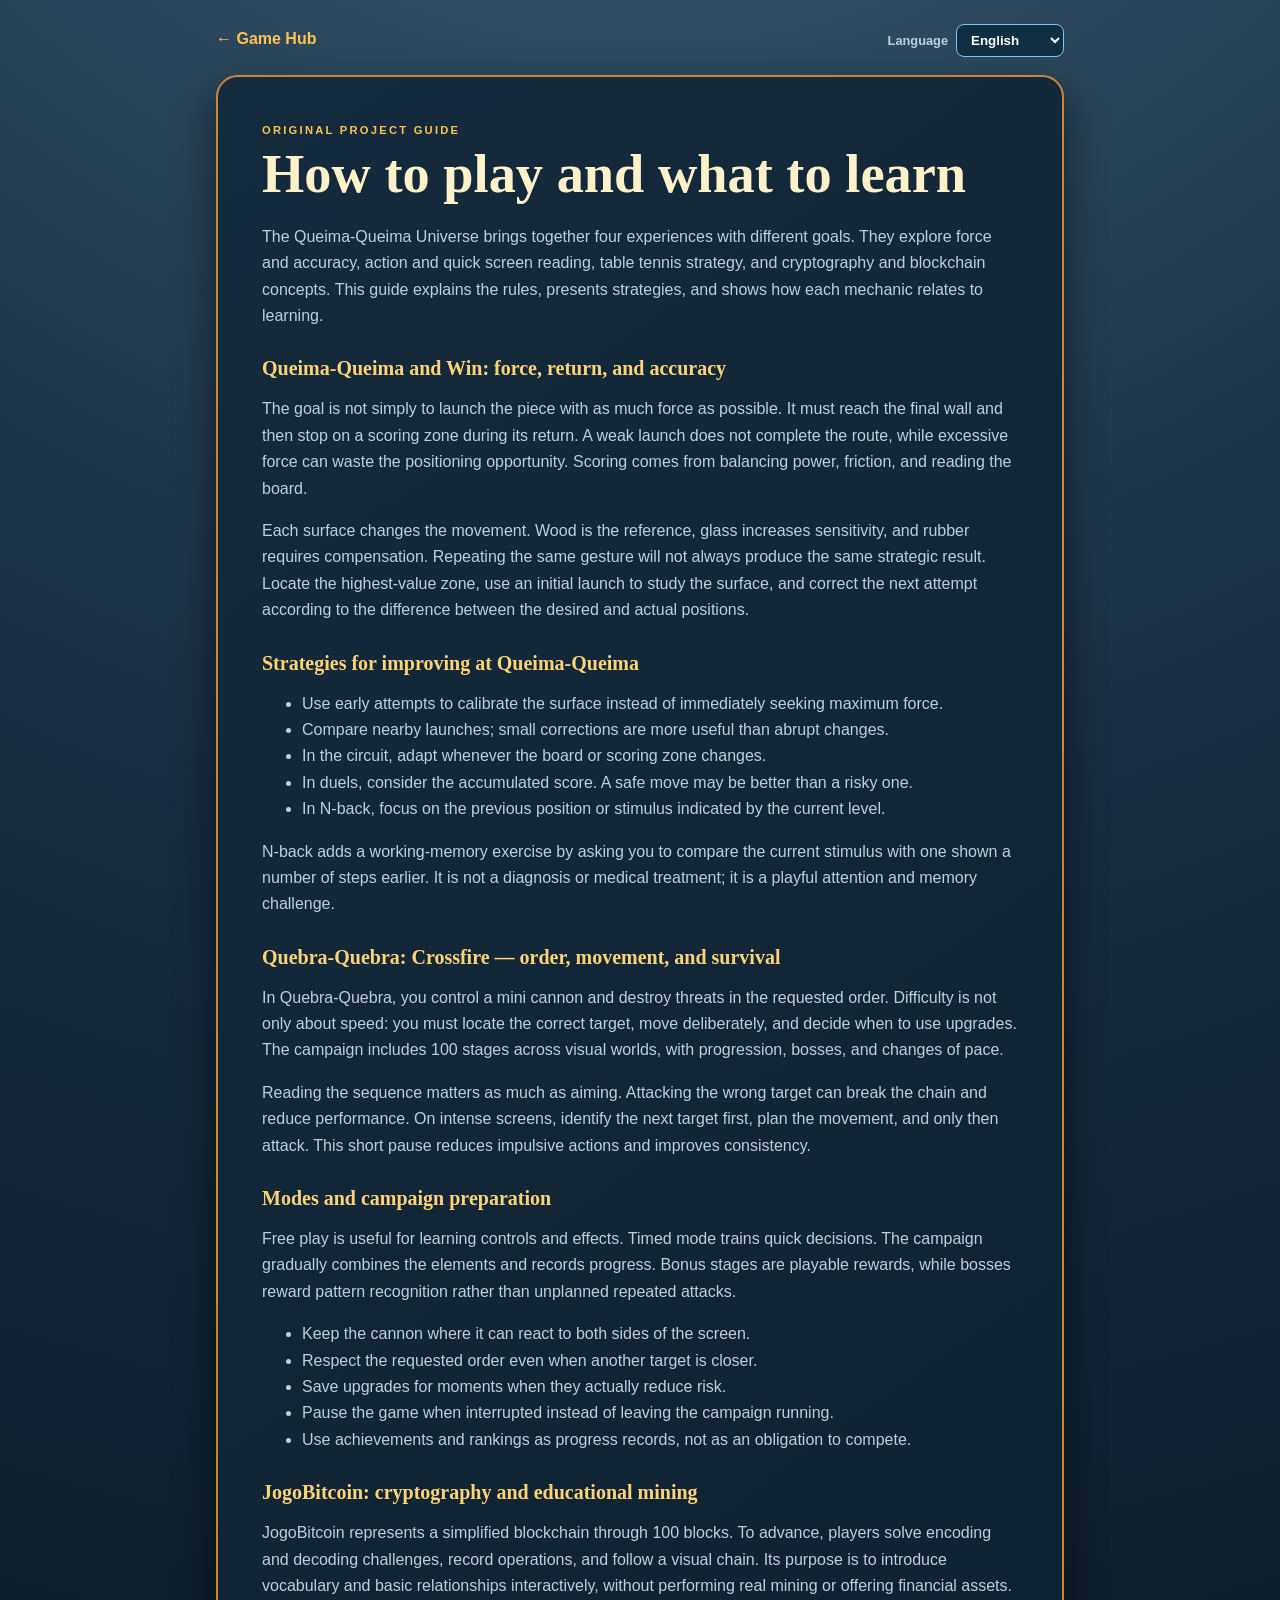
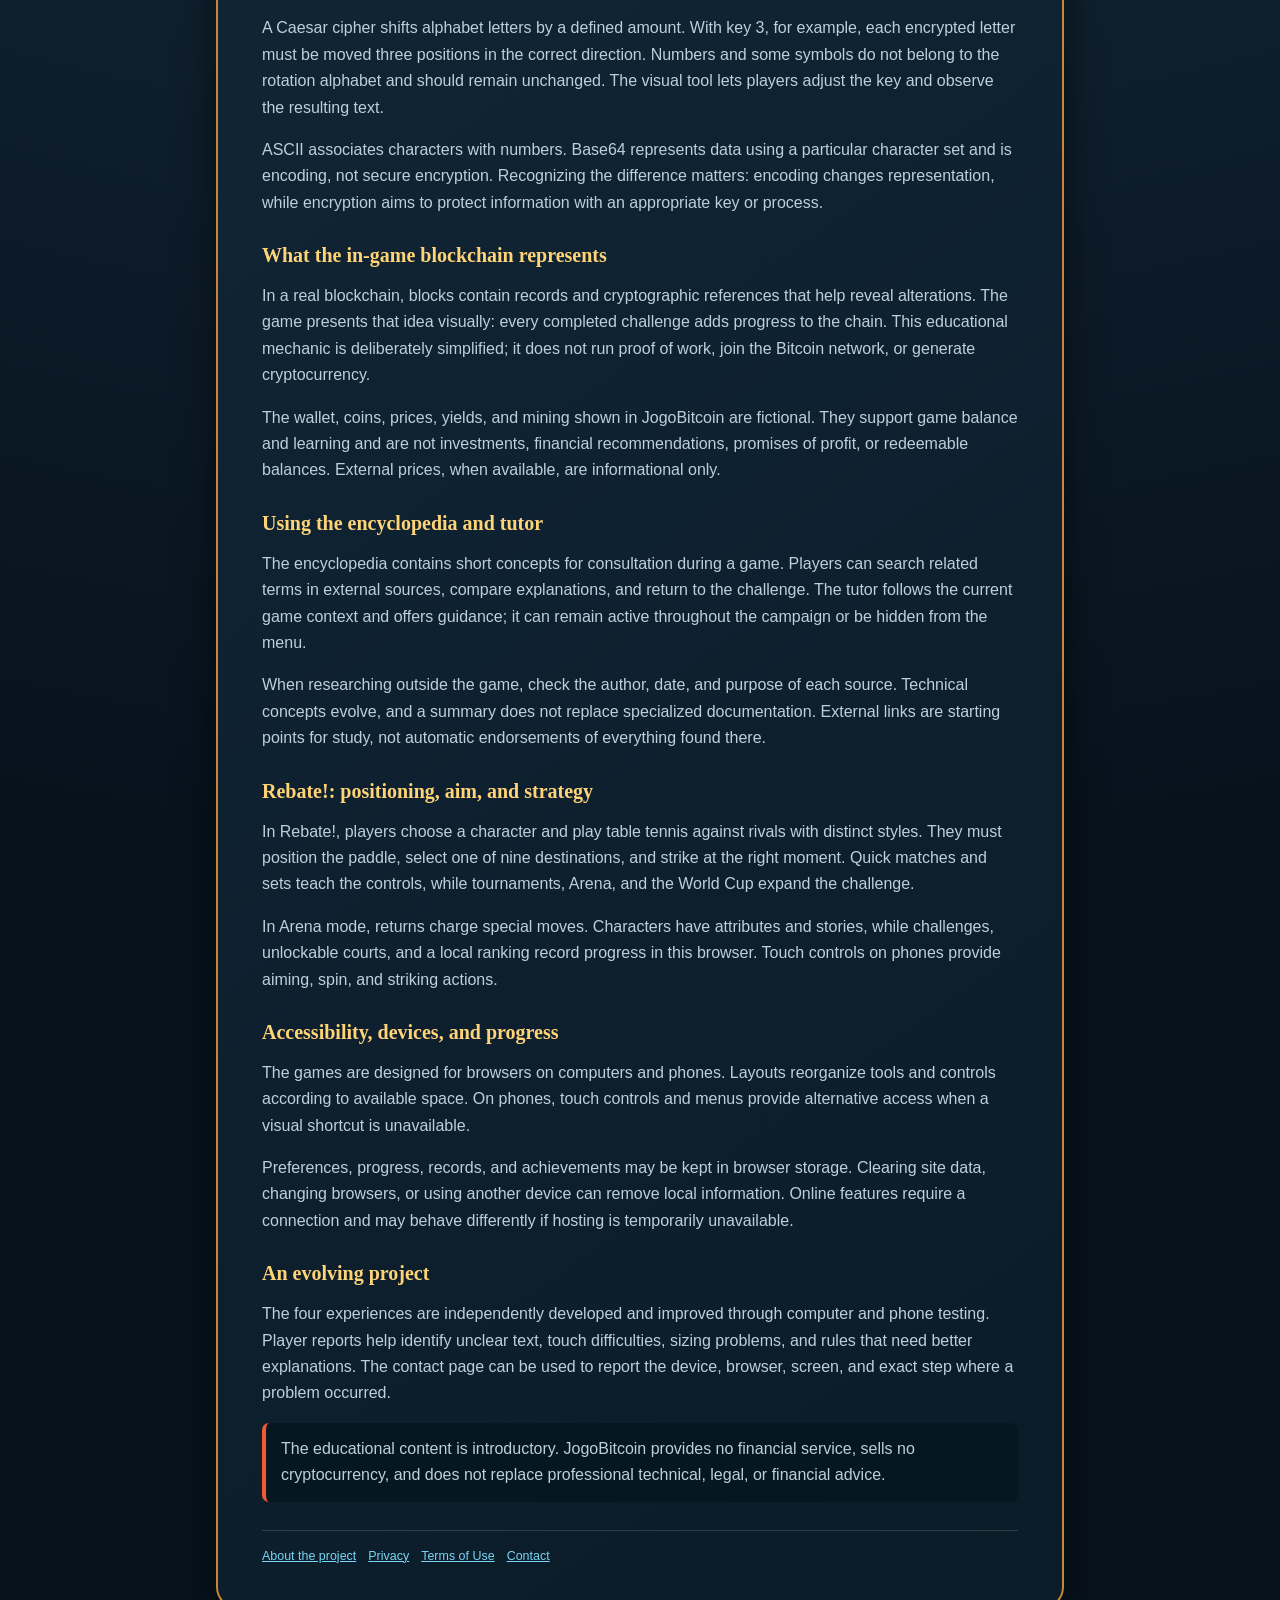
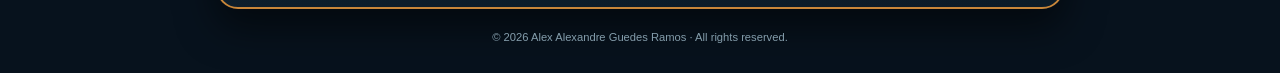
<file: guia.html>
<!doctype html>
<html lang="pt-BR">
<head>
  <meta charset="utf-8">
  <meta name="viewport" content="width=device-width,initial-scale=1">
  <meta name="author" content="Alex Alexandre Guedes Ramos">
  <meta name="description" content="Guia original dos quatro jogos do Universo Queima-Queima: precisão, ação, tênis de mesa, criptografia e aprendizado.">
  <link rel="canonical" href="https://universo-queima-queima.netlify.app/guia.html">
  <link rel="alternate" hreflang="pt-BR" href="https://universo-queima-queima.netlify.app/guia.html">
  <link rel="alternate" hreflang="en" href="https://universo-queima-queima.netlify.app/guide.html">
  <link rel="alternate" hreflang="es" href="https://universo-queima-queima.netlify.app/guia-es.html">
  <title>Guia dos jogos e do aprendizado · Universo Queima-Queima</title>
  <link rel="stylesheet" href="legal.css">
</head>
<body><main>
  <a class="back" href="./index.html">← Central dos Jogos</a>
  <label class="guide-language">Idioma <select id="guideLanguage"><option value="pt-BR">Português</option><option value="en">English</option><option value="es">Español</option></select></label>
  <article class="page">
    <p class="eyebrow">GUIA ORIGINAL DO PROJETO</p>
    <h1>Como jogar e o que aprender</h1>
    <p>O Universo Queima-Queima reúne quatro experiências com objetivos diferentes. Elas trabalham força e precisão, ação e leitura rápida, estratégia no tênis de mesa e noções de criptografia e blockchain. Este guia explica as regras, apresenta estratégias e mostra como cada mecânica se relaciona com o aprendizado.</p>

    <h2>Queima-Queima e Ganhe: força, retorno e precisão</h2>
    <p>O objetivo não é simplesmente lançar a peça com a maior força possível. O jogador precisa fazê-la alcançar a parede final e, no retorno, parar sobre uma faixa de pontuação. Um lançamento fraco não completa o percurso; um lançamento excessivo pode provocar uma saída ruim ou desperdiçar a oportunidade de posicionamento. A pontuação surge do equilíbrio entre potência, atrito e leitura do tabuleiro.</p>
    <p>Os pisos alteram a resposta do movimento. A madeira funciona como referência, o vidro aumenta a sensibilidade e a borracha exige compensação. Por isso, repetir exatamente o mesmo gesto nem sempre produz o mesmo resultado estratégico. Observe onde fica a faixa de maior valor, faça um primeiro lançamento de reconhecimento e use a diferença entre o ponto desejado e o ponto alcançado para corrigir a força seguinte.</p>
    <h2>Estratégias para melhorar no Queima-Queima</h2>
    <ul>
      <li>Use as primeiras tentativas para calibrar o piso, em vez de buscar imediatamente a força máxima.</li>
      <li>Compare lançamentos próximos: pequenas correções são mais úteis do que mudanças bruscas.</li>
      <li>No circuito, adapte a estratégia sempre que o tabuleiro ou a faixa de pontuação mudar.</li>
      <li>Nos duelos, considere a pontuação acumulada. Uma jogada segura pode ser melhor que uma tentativa arriscada.</li>
      <li>No N-back, concentre-se na posição ou estímulo anterior indicado pelo nível, sem tentar memorizar toda a sequência de uma só vez.</li>
    </ul>
    <p>O N-back acrescenta um exercício de memória de trabalho. Ele exige comparar o estímulo atual com um estímulo apresentado algumas etapas antes. Essa modalidade não é um diagnóstico nem tratamento médico; é apenas um desafio lúdico de atenção e memória.</p>

    <h2>Quebra-Quebra: Fogo Cruzado — ordem, movimento e sobrevivência</h2>
    <p>No Quebra-Quebra, o jogador controla um minicanhão e precisa destruir ameaças na ordem apresentada. A dificuldade não depende somente da velocidade: é necessário localizar o alvo correto, mover-se com intenção e decidir quando usar melhorias. A campanha possui 100 fases distribuídas em universos visuais, com progressão, chefes e mudanças de ritmo.</p>
    <p>A leitura da ordem é tão importante quanto a mira. Atacar um alvo incorreto pode quebrar a sequência e reduzir o desempenho. Em telas mais intensas, procure primeiro identificar o próximo alvo, depois planeje o deslocamento e somente então execute o ataque. Essa pequena pausa reduz ações impulsivas e melhora a consistência.</p>
    <h2>Modos e preparação para a campanha</h2>
    <p>A jogada livre é adequada para conhecer controles e efeitos sem a mesma pressão de progressão. O modo por tempo treina decisões rápidas. A campanha reúne os elementos gradualmente e registra a evolução pelas fases. A tela bônus deve ser encarada como uma recompensa jogável, enquanto chefes exigem observar padrões em vez de repetir ataques sem planejamento.</p>
    <ul>
      <li>Mantenha o minicanhão em uma região que permita reagir aos dois lados da tela.</li>
      <li>Priorize a ordem solicitada, mesmo quando outro alvo parecer mais próximo.</li>
      <li>Guarde melhorias para momentos em que realmente reduzam o risco.</li>
      <li>Use a pausa quando precisar interromper a partida; não deixe a campanha correndo sem acompanhamento.</li>
      <li>Consulte conquistas e ranking como registros de progresso, não como obrigação de competir.</li>
    </ul>

    <h2>JogoBitcoin: criptografia e mineração educativa</h2>
    <p>O JogoBitcoin representa uma blockchain de maneira simplificada por meio de 100 blocos. Para avançar, o jogador resolve desafios de codificação e decodificação, registra operações e acompanha uma sequência visual de blocos. A proposta é apresentar vocabulário e relações básicas de forma interativa, sem simular mineração real e sem oferecer ativos financeiros.</p>
    <p>A Cifra de César desloca letras do alfabeto por uma quantidade definida. Se a chave for 3, por exemplo, cada letra cifrada precisa ser deslocada três posições na direção adequada para recuperar a mensagem. Números e determinados símbolos não pertencem ao alfabeto da rotação e devem permanecer preservados. A ferramenta visual permite ajustar a chave e observar como cada escolha modifica o resultado.</p>
    <p>ASCII associa caracteres a números. Base64 representa dados em um conjunto de caracteres próprio e é uma forma de codificação, não um método seguro de criptografia. Reconhecer essa diferença é importante: codificar muda a representação; criptografar busca proteger a informação por meio de uma chave ou processo apropriado.</p>

    <h2>O que a blockchain do jogo representa</h2>
    <p>Em uma blockchain real, blocos mantêm registros e referências criptográficas que ajudam a evidenciar alterações. No jogo, essa ideia é apresentada visualmente: cada desafio concluído acrescenta progresso à cadeia. A mecânica é educativa e deliberadamente simplificada; ela não executa prova de trabalho real, não participa da rede Bitcoin e não gera criptomoedas.</p>
    <p>A carteira, as moedas, as cotações, os rendimentos e a mineração exibidos no JogoBitcoin são fictícios. Os valores servem ao equilíbrio do jogo e ao aprendizado. Não representam investimento, recomendação financeira, promessa de lucro ou saldo resgatável. Cotações externas, quando disponíveis, são apenas informativas.</p>

    <h2>Como usar a enciclopédia e o tutor</h2>
    <p>A enciclopédia reúne conceitos curtos para consulta durante a partida. O jogador pode pesquisar termos relacionados em fontes externas, comparar explicações e retornar ao desafio. O tutor acompanha o momento da partida e oferece orientações contextuais. Ele pode permanecer ativo durante toda a campanha ou ser ocultado pelo menu.</p>
    <p>Ao pesquisar fora do jogo, verifique autoria, data e finalidade da fonte. Conceitos técnicos evoluem e uma explicação resumida não substitui documentação especializada. Links externos são oferecidos como ponto de partida para estudo, e não como validação automática de todo conteúdo encontrado.</p>

    <h2>Rebate!: posicionamento, mira e estratégia</h2>
    <p>No Rebate!, o jogador escolhe um personagem e disputa tênis de mesa contra rivais com estilos próprios. É preciso posicionar a raquete, escolher um dos nove destinos e golpear no momento indicado. Partidas rápidas ou em sets ajudam a aprender os controles; torneios, Arena e Copa Mundial ampliam o desafio.</p>
    <p>Na modalidade Arena, devoluções carregam golpes especiais. Os personagens possuem atributos e histórias, enquanto desafios, quadras desbloqueáveis e ranking local registram a evolução neste navegador. No celular, os controles de toque permitem escolher o destino, aplicar efeito e golpear.</p>

    <h2>Acessibilidade, dispositivos e progresso</h2>
    <p>Os jogos foram projetados para navegador em computador e celular. O layout reorganiza ferramentas e controles conforme o espaço disponível. No celular, botões laterais auxiliam o ajuste fino da Cifra de César, e menus fornecem caminhos alternativos quando um atalho visual não estiver acessível.</p>
    <p>Preferências, progresso, recordes e conquistas podem ser preservados no armazenamento do navegador. Limpar os dados do site, trocar de navegador ou usar outro dispositivo pode remover informações locais. Recursos online dependem de conexão e podem ter comportamento diferente quando o serviço de hospedagem estiver temporariamente indisponível.</p>

    <h2>Um projeto em evolução</h2>
    <p>As quatro experiências são desenvolvidas de forma independente e recebem ajustes a partir de testes em computador e celular. Relatos de jogadores ajudam a identificar textos pouco claros, dificuldades de toque, problemas de dimensionamento e regras que precisam de explicações melhores. A página de contato pode ser usada para enviar observações objetivas sobre dispositivo, navegador, tela e etapa em que o problema ocorreu.</p>
    <p class="notice">O conteúdo educativo é introdutório. O JogoBitcoin não presta serviço financeiro, não comercializa criptomoedas e não substitui orientação técnica, jurídica ou financeira profissional.</p>
    <nav class="links"><a href="./sobre.html">Sobre o projeto</a><a href="./privacidade.html">Privacidade</a><a href="./termos.html">Termos de Uso</a><a href="./contato.html">Contato</a></nav>
  </article>
  <footer>© 2026 Alex Alexandre Guedes Ramos · Todos os direitos reservados.</footer>
</main><script src="./guide-language.js"></script></body>
</html>
</file>
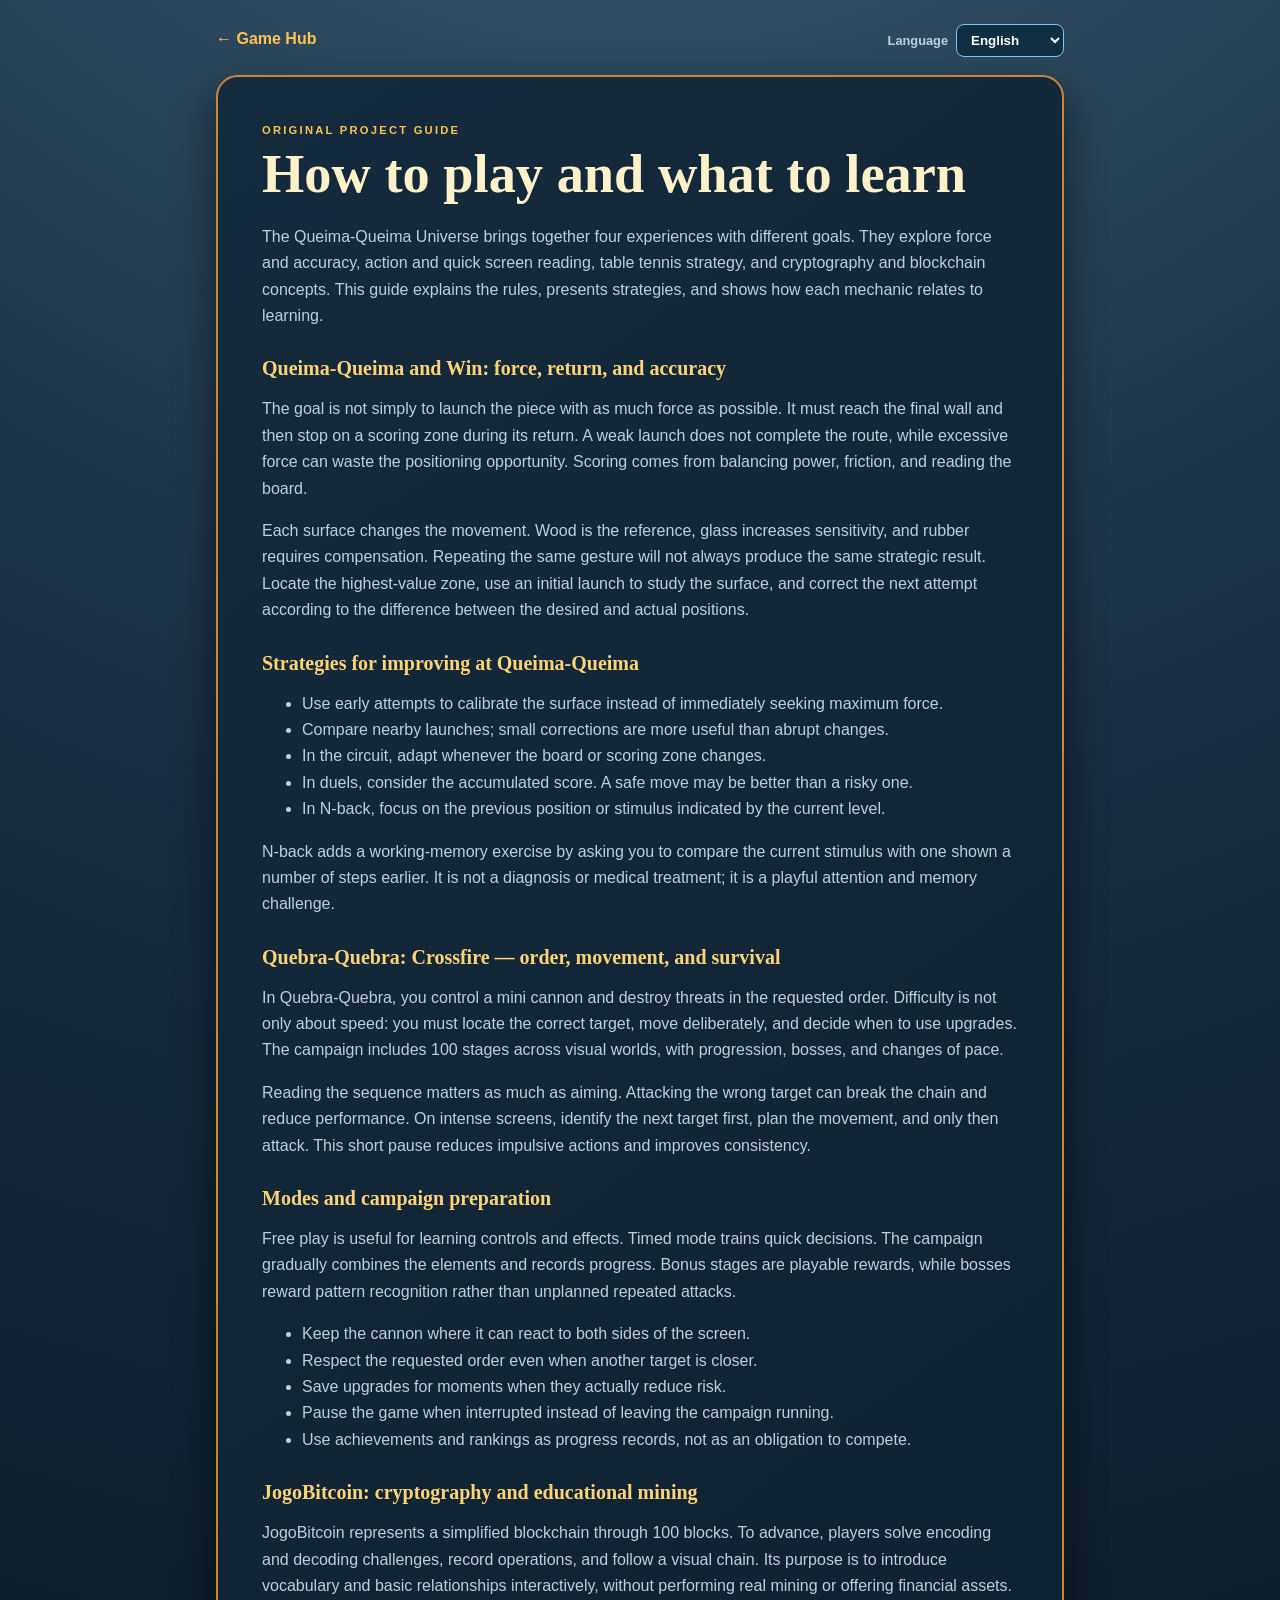
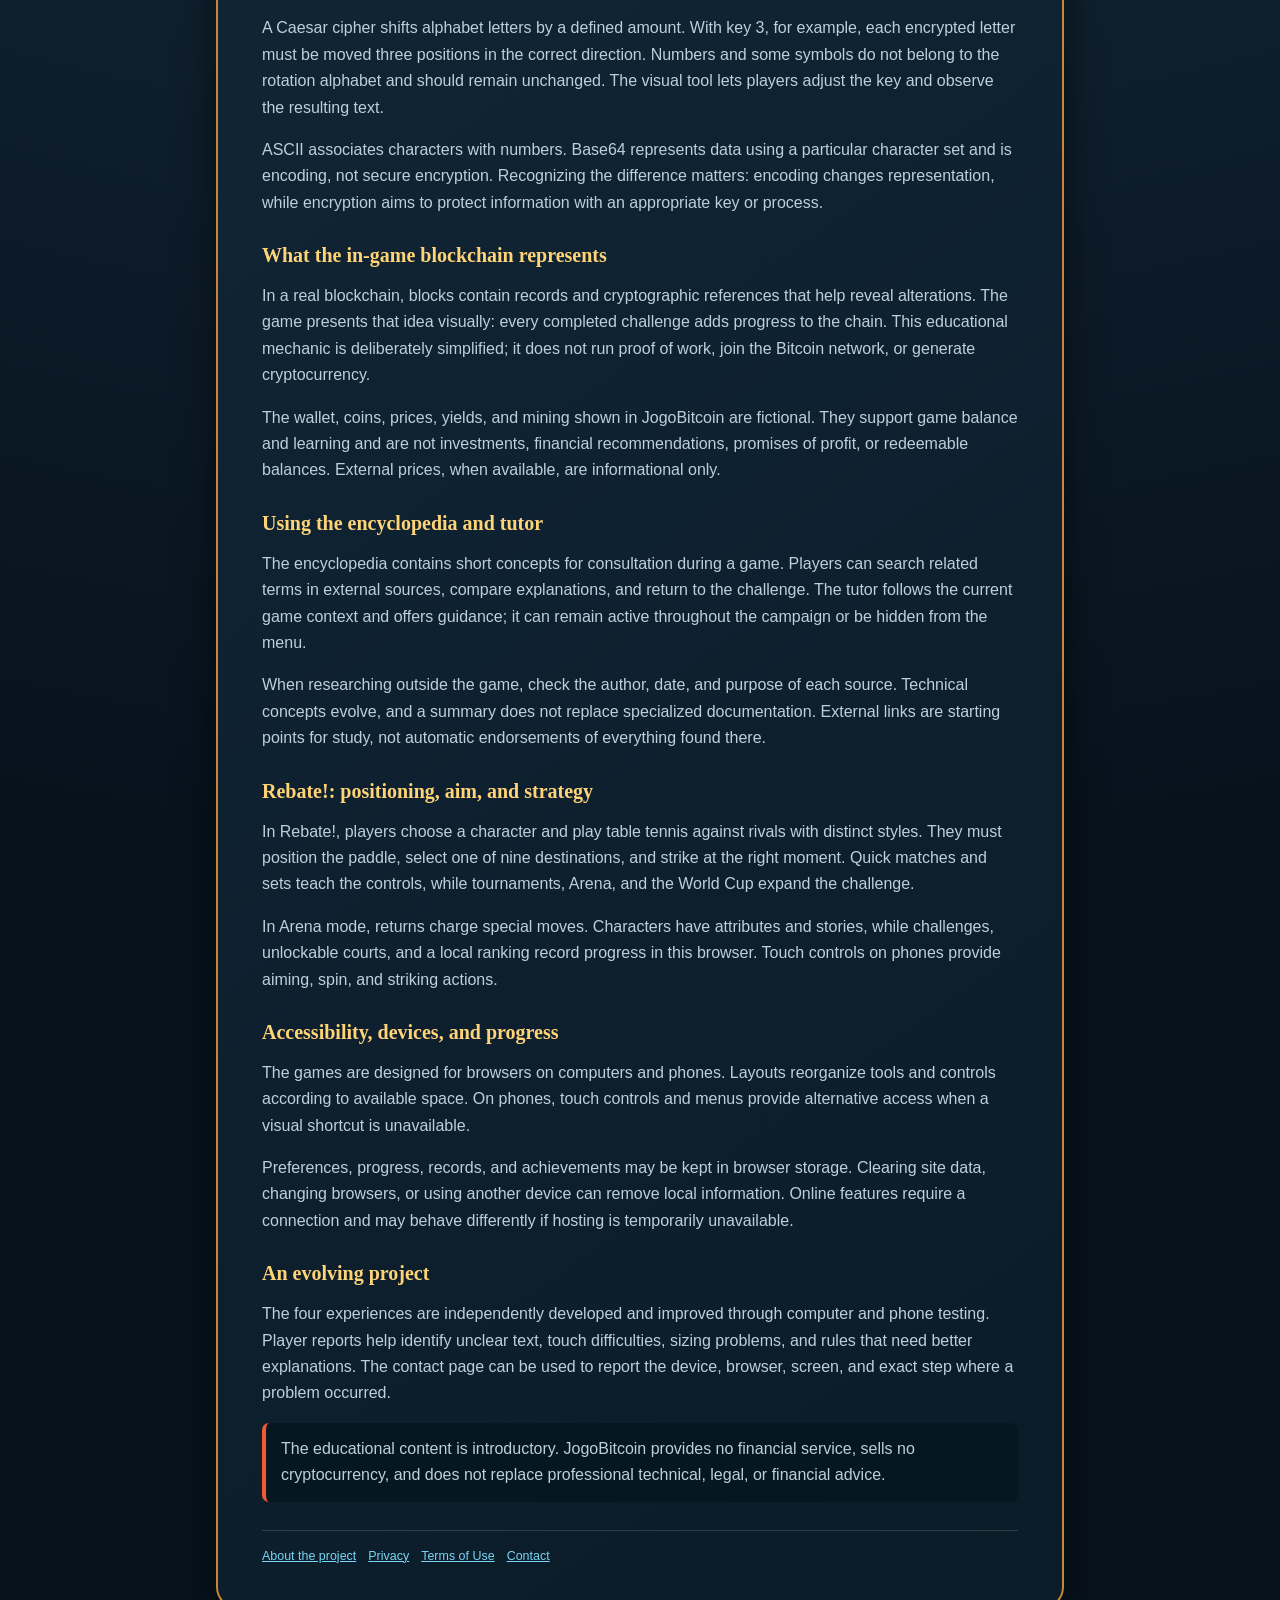
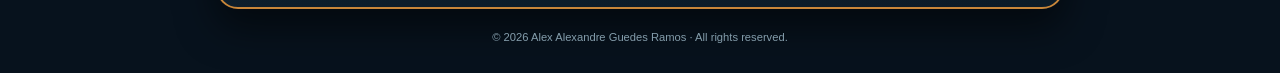
<file: guide.html>
<!doctype html><html lang="en"><head>
<meta charset="utf-8"><meta name="viewport" content="width=device-width,initial-scale=1"><meta name="author" content="Alex Alexandre Guedes Ramos">
<meta name="description" content="Original guide to the four Queima-Queima Universe games: accuracy, action, table tennis, cryptography, and learning.">
<link rel="canonical" href="https://universo-queima-queima.netlify.app/guide.html"><link rel="alternate" hreflang="pt-BR" href="https://universo-queima-queima.netlify.app/guia.html"><link rel="alternate" hreflang="en" href="https://universo-queima-queima.netlify.app/guide.html"><link rel="alternate" hreflang="es" href="https://universo-queima-queima.netlify.app/guia-es.html">
<title>Games and learning guide · Queima-Queima Universe</title><link rel="stylesheet" href="legal.css"></head>
<body><main><a class="back" href="./index.html">← Game Hub</a><label class="guide-language">Language <select id="guideLanguage"><option value="pt-BR">Português</option><option value="en">English</option><option value="es">Español</option></select></label>
<article class="page"><p class="eyebrow">ORIGINAL PROJECT GUIDE</p><h1>How to play and what to learn</h1>
<p>The Queima-Queima Universe brings together four experiences with different goals. They explore force and accuracy, action and quick screen reading, table tennis strategy, and cryptography and blockchain concepts. This guide explains the rules, presents strategies, and shows how each mechanic relates to learning.</p>
<h2>Queima-Queima and Win: force, return, and accuracy</h2>
<p>The goal is not simply to launch the piece with as much force as possible. It must reach the final wall and then stop on a scoring zone during its return. A weak launch does not complete the route, while excessive force can waste the positioning opportunity. Scoring comes from balancing power, friction, and reading the board.</p>
<p>Each surface changes the movement. Wood is the reference, glass increases sensitivity, and rubber requires compensation. Repeating the same gesture will not always produce the same strategic result. Locate the highest-value zone, use an initial launch to study the surface, and correct the next attempt according to the difference between the desired and actual positions.</p>
<h2>Strategies for improving at Queima-Queima</h2><ul><li>Use early attempts to calibrate the surface instead of immediately seeking maximum force.</li><li>Compare nearby launches; small corrections are more useful than abrupt changes.</li><li>In the circuit, adapt whenever the board or scoring zone changes.</li><li>In duels, consider the accumulated score. A safe move may be better than a risky one.</li><li>In N-back, focus on the previous position or stimulus indicated by the current level.</li></ul>
<p>N-back adds a working-memory exercise by asking you to compare the current stimulus with one shown a number of steps earlier. It is not a diagnosis or medical treatment; it is a playful attention and memory challenge.</p>
<h2>Quebra-Quebra: Crossfire — order, movement, and survival</h2>
<p>In Quebra-Quebra, you control a mini cannon and destroy threats in the requested order. Difficulty is not only about speed: you must locate the correct target, move deliberately, and decide when to use upgrades. The campaign includes 100 stages across visual worlds, with progression, bosses, and changes of pace.</p>
<p>Reading the sequence matters as much as aiming. Attacking the wrong target can break the chain and reduce performance. On intense screens, identify the next target first, plan the movement, and only then attack. This short pause reduces impulsive actions and improves consistency.</p>
<h2>Modes and campaign preparation</h2><p>Free play is useful for learning controls and effects. Timed mode trains quick decisions. The campaign gradually combines the elements and records progress. Bonus stages are playable rewards, while bosses reward pattern recognition rather than unplanned repeated attacks.</p>
<ul><li>Keep the cannon where it can react to both sides of the screen.</li><li>Respect the requested order even when another target is closer.</li><li>Save upgrades for moments when they actually reduce risk.</li><li>Pause the game when interrupted instead of leaving the campaign running.</li><li>Use achievements and rankings as progress records, not as an obligation to compete.</li></ul>
<h2>JogoBitcoin: cryptography and educational mining</h2>
<p>JogoBitcoin represents a simplified blockchain through 100 blocks. To advance, players solve encoding and decoding challenges, record operations, and follow a visual chain. Its purpose is to introduce vocabulary and basic relationships interactively, without performing real mining or offering financial assets.</p>
<p>A Caesar cipher shifts alphabet letters by a defined amount. With key 3, for example, each encrypted letter must be moved three positions in the correct direction. Numbers and some symbols do not belong to the rotation alphabet and should remain unchanged. The visual tool lets players adjust the key and observe the resulting text.</p>
<p>ASCII associates characters with numbers. Base64 represents data using a particular character set and is encoding, not secure encryption. Recognizing the difference matters: encoding changes representation, while encryption aims to protect information with an appropriate key or process.</p>
<h2>What the in-game blockchain represents</h2><p>In a real blockchain, blocks contain records and cryptographic references that help reveal alterations. The game presents that idea visually: every completed challenge adds progress to the chain. This educational mechanic is deliberately simplified; it does not run proof of work, join the Bitcoin network, or generate cryptocurrency.</p>
<p>The wallet, coins, prices, yields, and mining shown in JogoBitcoin are fictional. They support game balance and learning and are not investments, financial recommendations, promises of profit, or redeemable balances. External prices, when available, are informational only.</p>
<h2>Using the encyclopedia and tutor</h2><p>The encyclopedia contains short concepts for consultation during a game. Players can search related terms in external sources, compare explanations, and return to the challenge. The tutor follows the current game context and offers guidance; it can remain active throughout the campaign or be hidden from the menu.</p>
<p>When researching outside the game, check the author, date, and purpose of each source. Technical concepts evolve, and a summary does not replace specialized documentation. External links are starting points for study, not automatic endorsements of everything found there.</p>
<h2>Rebate!: positioning, aim, and strategy</h2><p>In Rebate!, players choose a character and play table tennis against rivals with distinct styles. They must position the paddle, select one of nine destinations, and strike at the right moment. Quick matches and sets teach the controls, while tournaments, Arena, and the World Cup expand the challenge.</p><p>In Arena mode, returns charge special moves. Characters have attributes and stories, while challenges, unlockable courts, and a local ranking record progress in this browser. Touch controls on phones provide aiming, spin, and striking actions.</p>
<h2>Accessibility, devices, and progress</h2><p>The games are designed for browsers on computers and phones. Layouts reorganize tools and controls according to available space. On phones, touch controls and menus provide alternative access when a visual shortcut is unavailable.</p>
<p>Preferences, progress, records, and achievements may be kept in browser storage. Clearing site data, changing browsers, or using another device can remove local information. Online features require a connection and may behave differently if hosting is temporarily unavailable.</p>
<h2>An evolving project</h2><p>The four experiences are independently developed and improved through computer and phone testing. Player reports help identify unclear text, touch difficulties, sizing problems, and rules that need better explanations. The contact page can be used to report the device, browser, screen, and exact step where a problem occurred.</p>
<p class="notice">The educational content is introductory. JogoBitcoin provides no financial service, sells no cryptocurrency, and does not replace professional technical, legal, or financial advice.</p>
<nav class="links"><a href="./sobre.html">About the project</a><a href="./privacidade.html">Privacy</a><a href="./termos.html">Terms of Use</a><a href="./contato.html">Contact</a></nav></article><footer>© 2026 Alex Alexandre Guedes Ramos · All rights reserved.</footer>
</main><script src="./guide-language.js"></script></body></html>
</file>
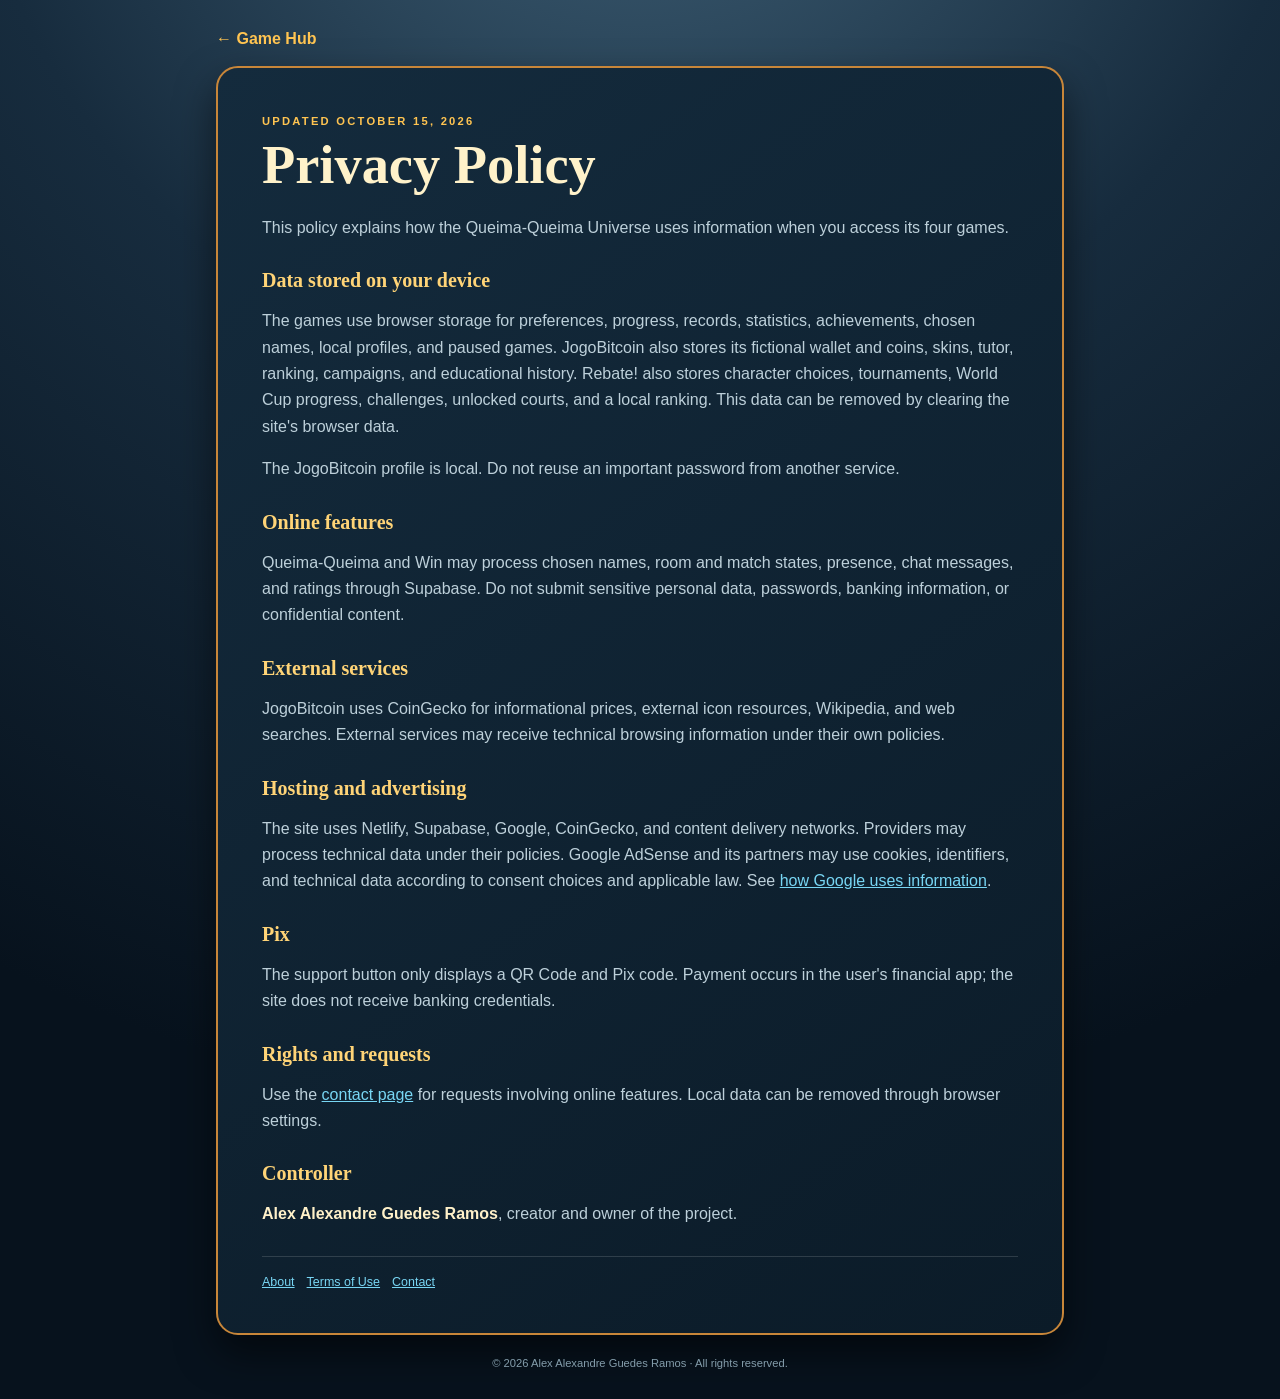
<file: privacidade.html>
<!doctype html>
<html lang="pt-BR"><head>
  <meta charset="utf-8"><meta name="viewport" content="width=device-width,initial-scale=1">
  <meta name="author" content="Alex Alexandre Guedes Ramos">
  <title>Privacidade · Universo Queima-Queima</title><link rel="stylesheet" href="legal.css">
</head><body data-legal-page="privacy"><main>
  <a class="back" href="./index.html">← Central dos Jogos</a>
  <article class="page">
    <p class="eyebrow">ATUALIZADA EM 15 DE OUTUBRO DE 2026</p><h1>Política de Privacidade</h1>
    <p>Esta política explica como o Universo Queima-Queima utiliza informações durante o acesso ao Queima-Queima e Ganhe, ao Quebra-Quebra: Fogo Cruzado, ao JogoBitcoin e ao Rebate!.</p>
    <h2>Dados armazenados no dispositivo</h2>
    <p>Os jogos utilizam o armazenamento do navegador para preservar preferências, progresso, recordes, estatísticas, conquistas, nomes escolhidos, perfis locais e partidas pausadas. No JogoBitcoin isso também inclui carteira e moedas fictícias, skins, tutor, ranking, campanhas e histórico educativo. No Rebate!, isso inclui escolhas de personagens, torneios, Copa Mundial, desafios, quadras desbloqueadas e ranking local. Esses dados permanecem no dispositivo e podem ser apagados pela limpeza dos dados do site no navegador.</p>
    <p>O perfil do JogoBitcoin é local ao navegador e não deve reutilizar uma senha importante de e-mail, banco ou outro serviço.</p>
    <h2>Recursos online</h2>
    <p>No Queima-Queima e Ganhe, o jogador pode informar um nome para participar de salas, duelos, presença online, chat e avaliações. Estados de partidas, nomes escolhidos, mensagens e avaliações podem ser processados pela infraestrutura Supabase para disponibilizar esses recursos aos demais participantes.</p>
    <p>Não informe no nome, chat ou comentário dados pessoais sensíveis, senhas, informações bancárias ou conteúdo confidencial. As mensagens de chat são destinadas à comunicação pública dentro da sala.</p>
    <h2>JogoBitcoin e serviços externos</h2>
    <p>O JogoBitcoin consulta a API pública CoinGecko para mostrar cotações informativas e utiliza recursos externos para ícones. A Enciclopédia contém links para Wikipedia e pesquisas na web. Ao abrir um link externo, o respectivo serviço poderá receber informações técnicas da navegação conforme a política dele.</p>
    <h2>Hospedagem e publicidade</h2>
    <p>O site é hospedado pelo Netlify e utiliza recursos técnicos fornecidos pelo Supabase, Google, CoinGecko e redes de distribuição de conteúdo. Esses provedores podem tratar informações técnicas, como endereço IP, navegador, data, horário e registros de acesso, conforme suas próprias políticas.</p>
    <p>O site está conectado ao Google AdSense e poderá exibir publicidade. O Google e seus parceiros podem usar cookies, identificadores e dados técnicos para fornecer, medir e personalizar anúncios, conforme as escolhas de consentimento disponíveis e a legislação aplicável. Consulte <a href="https://policies.google.com/technologies/partner-sites">como o Google usa informações de sites ou apps que utilizam seus serviços</a>.</p>
    <h2>Pix</h2><p>O botão de apoio apenas exibe um QR Code e um código Pix. O site não recebe número de conta, senha bancária ou dados da transação. A confirmação e o pagamento acontecem exclusivamente no aplicativo da instituição financeira do usuário.</p>
    <h2>Direitos e solicitações</h2><p>Para solicitar informações, correção ou exclusão de dados relacionados aos recursos online, utilize a <a href="./contato.html">página de contato</a>. Dados exclusivamente locais podem ser removidos pela limpeza dos dados do site no navegador.</p>
    <h2>Responsável</h2><p><strong>Alex Alexandre Guedes Ramos</strong>, criador e titular do Universo Queima-Queima.</p>
    <nav class="links"><a href="./sobre.html">Sobre</a><a href="./termos.html">Termos de Uso</a><a href="./contato.html">Contato</a></nav>
  </article><footer>© 2026 Alex Alexandre Guedes Ramos · Todos os direitos reservados.</footer>
</main><script src="./legal-i18n.js"></script></body></html>
</file>
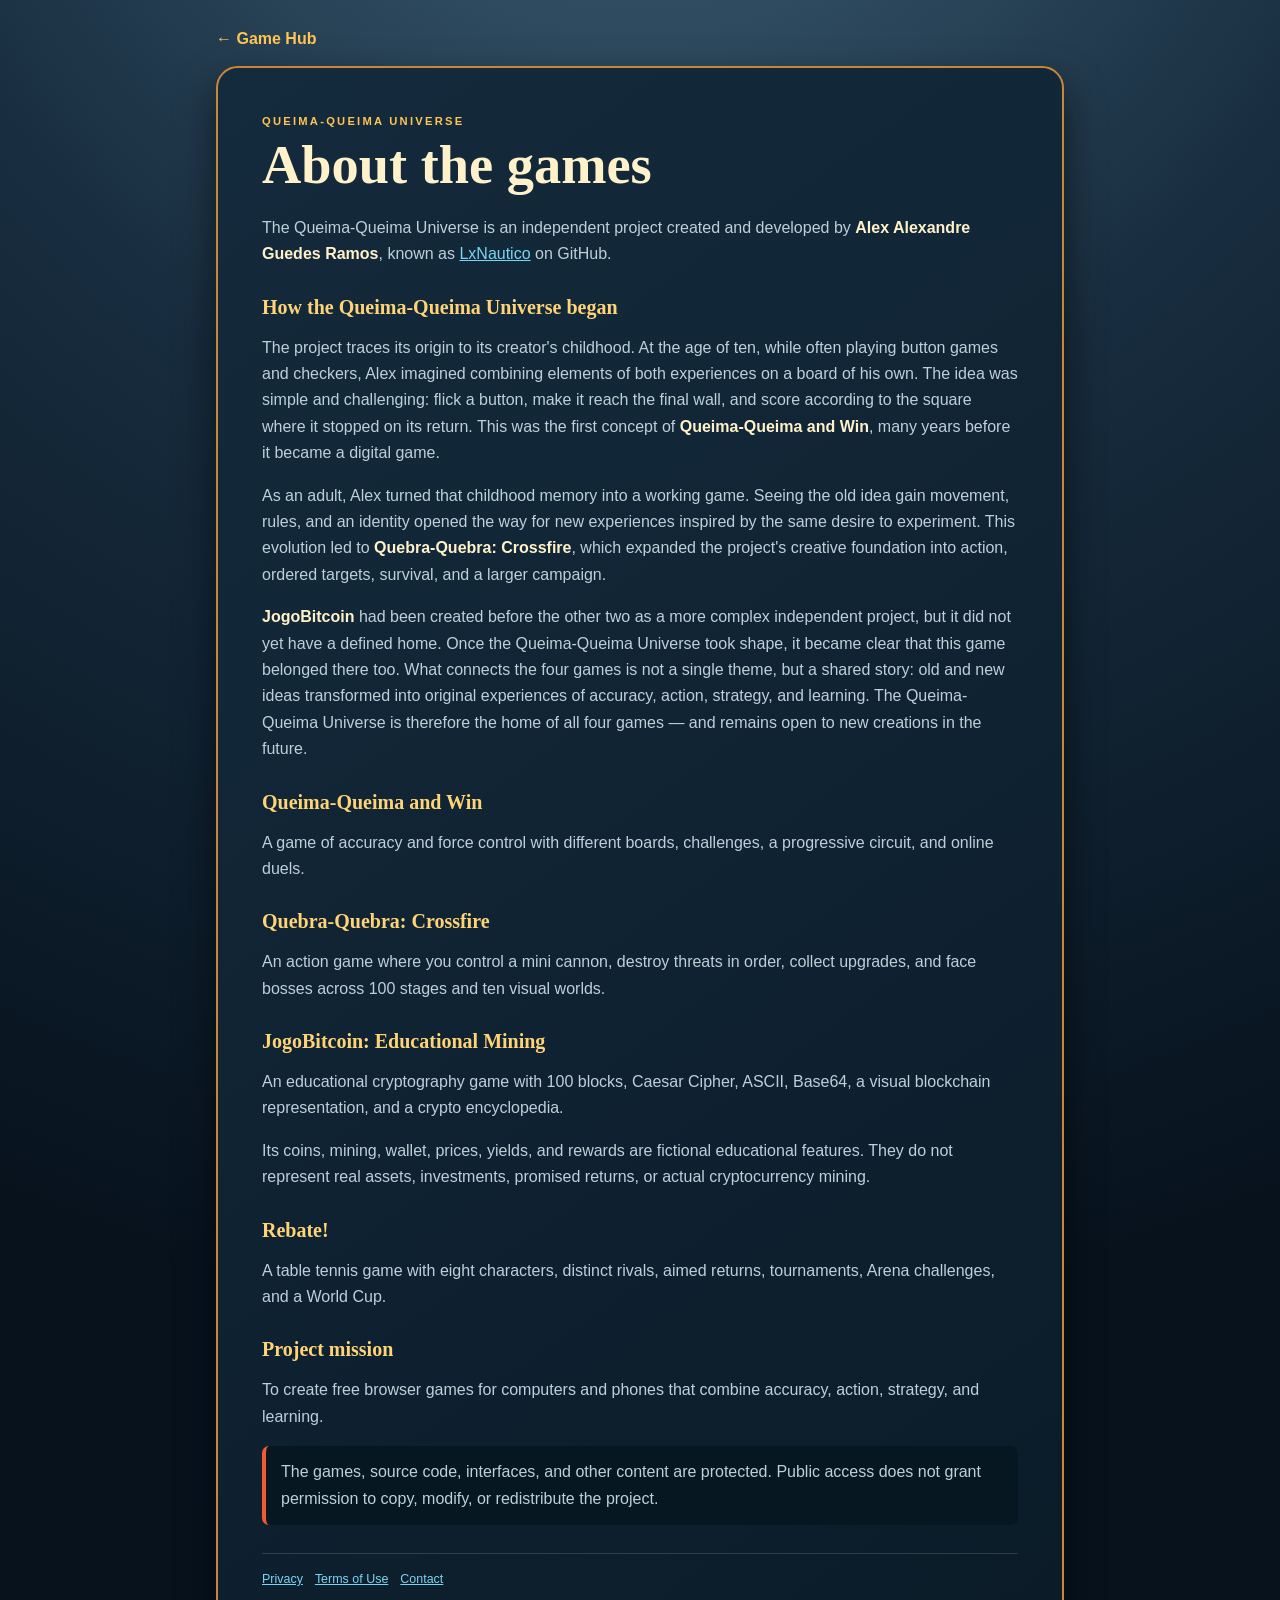
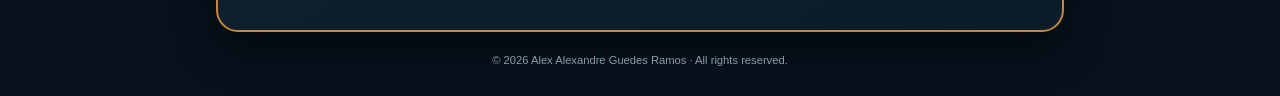
<file: sobre.html>
<!doctype html>
<html lang="pt-BR">
<head>
  <meta charset="utf-8">
  <meta name="viewport" content="width=device-width,initial-scale=1">
  <meta name="author" content="Alex Alexandre Guedes Ramos">
  <meta name="description" content="Conheça a origem do Universo Queima-Queima e a história que conecta seus quatro jogos independentes.">
  <title>Sobre · Universo Queima-Queima</title>
  <link rel="stylesheet" href="legal.css">
</head>
<body data-legal-page="about"><main>
  <a class="back" href="./index.html">← Central dos Jogos</a>
  <article class="page">
    <p class="eyebrow">UNIVERSO QUEIMA-QUEIMA</p>
    <h1>Sobre os jogos</h1>
    <p>O Universo Queima-Queima é um projeto independente criado e desenvolvido por <strong>Alex Alexandre Guedes Ramos</strong>, usuário <a href="https://github.com/LxNautico">LxNautico</a> no GitHub.</p>
    <h2>Como nasceu o Universo Queima-Queima</h2>
    <p>A origem do projeto remonta à infância do criador. Aos dez anos de idade, quando costumava brincar com jogos de botão e jogos de dama, Alex imaginou uma maneira de unir elementos dessas duas experiências em um tabuleiro próprio. A ideia era simples e desafiadora: dar um peteleco em um botão, fazê-lo alcançar a parede final e marcar pontos de acordo com a casa em que ele parasse durante o retorno. Assim nasceu o conceito de <strong>Queima-Queima e Ganhe</strong>, muitos anos antes de existir como jogo digital.</p>
    <p>Já adulto, Alex transformou aquela lembrança em um jogo funcional. Ver a antiga ideia ganhar movimento, regras e identidade abriu caminho para novas experiências construídas a partir da mesma vontade de experimentar. Dessa evolução surgiu o <strong>Quebra-Quebra: Fogo Cruzado</strong>, que aproveitou a base criativa do projeto para explorar ação, ordem, sobrevivência e uma campanha mais ampla.</p>
    <p>O <strong>JogoBitcoin</strong> havia sido criado antes dos outros dois, como um projeto independente e mais complexo, ainda sem um lugar definido. Quando o Universo Queima-Queima tomou forma, ficou claro que ele também pertencia a esse espaço. Mais tarde, <strong>Rebate!</strong> ampliou novamente esse universo com personagens, tênis de mesa, torneios e novas formas de estratégia. O que conecta os quatro jogos não é uma única temática, mas a mesma história: ideias antigas e novas transformadas em experiências autorais de precisão, ação, estratégia e aprendizado.</p>
    <h2>Queima-Queima e Ganhe</h2>
    <p>Um jogo de precisão e controle de força. O jogador deve alcançar a parede final e posicionar a peça, no retorno, sobre as faixas de pontuação. Pisos diferentes, desafios, circuito progressivo e duelos online mudam a estratégia de cada lançamento.</p>
    <h2>Quebra-Quebra: Fogo Cruzado</h2>
    <p>Um jogo de ação no qual o jogador controla um minicanhão, destrói ameaças na ordem correta, coleta melhorias e enfrenta chefes ao longo de uma campanha com 100 fases e dez universos visuais.</p>
    <h2>JogoBitcoin: Mineração Educativa</h2>
    <p>Um jogo educativo de criptografia e progressão em 100 blocos. O jogador utiliza Cifra de César, ASCII e Base64, acompanha uma representação visual de blockchain e explora uma enciclopédia sobre o universo cripto.</p>
    <p>As moedas, a mineração, a carteira, as cotações, os rendimentos e as recompensas do JogoBitcoin são recursos didáticos e fictícios. Eles não representam ativos reais, investimento, promessa de ganho ou mineração verdadeira de criptomoedas.</p>
    <h2>Rebate!</h2>
    <p>Um jogo de tênis de mesa com oito personagens e rivais de estilos próprios. O jogador escolhe destinos, aplica efeitos e participa de partidas, torneios, desafios de Arena e uma Copa Mundial.</p>
    <h2>Missão do projeto</h2>
    <p>Criar jogos gratuitos, acessíveis no navegador e divertidos tanto no computador quanto no celular, combinando precisão, ação, estratégia e aprendizado. Avaliações, sugestões e contribuições voluntárias ajudam a orientar novas evoluções.</p>
    <p class="notice">Os jogos, códigos, interfaces e demais conteúdos são protegidos. O acesso público não concede autorização para copiar, modificar ou redistribuir o projeto.</p>
    <nav class="links"><a href="./privacidade.html">Privacidade</a><a href="./termos.html">Termos de Uso</a><a href="./contato.html">Contato</a></nav>
  </article>
  <footer>© 2026 Alex Alexandre Guedes Ramos · Todos os direitos reservados.</footer>
</main><script src="./legal-i18n.js"></script></body>
</html>
</file>
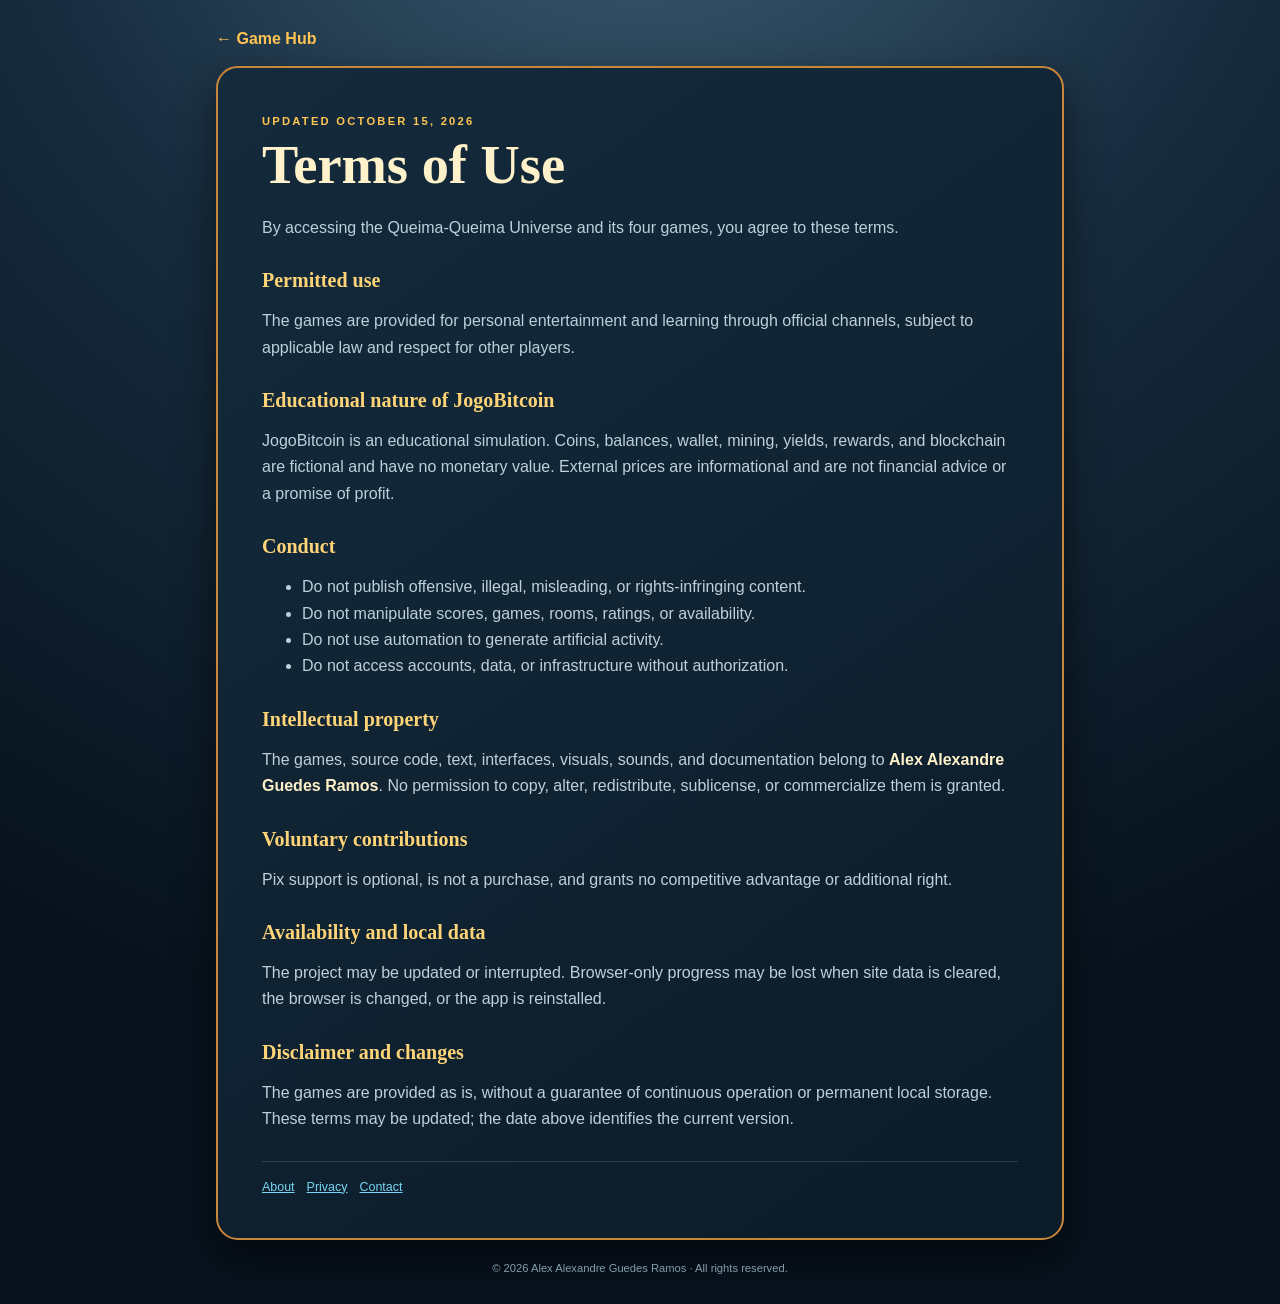
<file: termos.html>
<!doctype html>
<html lang="pt-BR"><head>
  <meta charset="utf-8"><meta name="viewport" content="width=device-width,initial-scale=1">
  <meta name="author" content="Alex Alexandre Guedes Ramos">
  <title>Termos de Uso · Universo Queima-Queima</title><link rel="stylesheet" href="legal.css">
</head><body data-legal-page="terms"><main>
  <a class="back" href="./index.html">← Central dos Jogos</a>
  <article class="page">
    <p class="eyebrow">ATUALIZADOS EM 15 DE OUTUBRO DE 2026</p><h1>Termos de Uso</h1>
    <p>Ao acessar o Universo Queima-Queima e seus quatro jogos, você concorda com estes termos.</p>
    <h2>Uso permitido</h2><p>Os jogos são oferecidos para entretenimento pessoal e aprendizado. Você pode acessá-los e jogá-los pelos canais oficiais, respeitando outros jogadores e a legislação aplicável.</p>
    <h2>Natureza educativa do JogoBitcoin</h2><p>O JogoBitcoin apresenta uma simulação didática. Moedas, saldos, carteira, mineração, rendimentos, recompensas e blockchain exibidos no jogo são fictícios e não possuem valor monetário. Cotações externas são informativas e não constituem recomendação financeira, oferta, custódia ou promessa de lucro.</p>
    <h2>Conduta nas salas</h2><ul><li>Não publique conteúdo ofensivo, ilegal, enganoso ou que viole direitos de terceiros.</li><li>Não tente manipular pontuações, partidas, salas, avaliações ou disponibilidade dos serviços.</li><li>Não utilize automações para gerar acessos, mensagens, anúncios ou resultados artificiais.</li><li>Não tente acessar contas, dados ou infraestrutura sem autorização.</li></ul>
    <h2>Propriedade intelectual</h2><p>Os quatro jogos, códigos, textos, interfaces, elementos visuais, sons e documentação pertencem a <strong>Alex Alexandre Guedes Ramos</strong>. Nenhuma autorização de cópia, alteração, redistribuição, sublicenciamento ou comercialização é concedida. Consulte a licença proprietária nos repositórios oficiais.</p>
    <h2>Contribuições voluntárias</h2><p>O apoio por Pix é facultativo, não constitui compra e não oferece vantagem competitiva, prêmio ou direito adicional dentro dos jogos. Antes de confirmar, confira o beneficiário no aplicativo bancário.</p>
    <h2>Disponibilidade e dados locais</h2><p>O projeto pode receber atualizações, manutenções, mudanças de regras ou interrupções. Progresso salvo somente no navegador pode ser perdido pela limpeza dos dados do dispositivo, troca de navegador ou reinstalação do aplicativo.</p>
    <h2>Isenção</h2><p>Os jogos são fornecidos no estado em que se encontram. Na extensão permitida pela legislação, não há garantia de funcionamento contínuo, compatibilidade com todo dispositivo ou preservação permanente de dados locais.</p>
    <h2>Alterações</h2><p>Estes termos podem ser atualizados para refletir novos recursos, formas de monetização ou exigências legais. A data no início desta página indicará a versão vigente.</p>
    <nav class="links"><a href="./sobre.html">Sobre</a><a href="./privacidade.html">Privacidade</a><a href="./contato.html">Contato</a></nav>
  </article><footer>© 2026 Alex Alexandre Guedes Ramos · Todos os direitos reservados.</footer>
</main><script src="./legal-i18n.js"></script></body></html>
</file>
<file: quebra-quebra/styles.css>
:root{color-scheme:dark;--ink:#0b1420;--steel:#172b3d;--blue:#2d566e;--cream:#fff1c9;--orange:#f05b32;--gold:#ffc34d;--danger:#df3c32;--safe:#60d394}*{box-sizing:border-box}body{margin:0;min-height:100vh;padding:20px;background:radial-gradient(circle at 50% -10%,#3d6076 0,#172839 42%,#09121c 100%);font-family:Arial,sans-serif;color:var(--cream);touch-action:manipulation}main{width:min(1040px,100%);margin:auto}.hero{text-align:center}.eyebrow{margin:0;color:var(--gold);font-size:.72rem;font-weight:900;letter-spacing:.24em}.hero h1{margin:7px 0 2px;font:700 clamp(2.2rem,6vw,4.6rem)/.9 Georgia;text-shadow:0 4px #521f1b}.hero h1 span{display:block;margin-top:9px;color:#ff7344;font:900 .36em Arial;letter-spacing:.27em;text-shadow:none}.hero>p:last-child{margin:12px auto 18px;color:#cfdae1}.game-shell{padding:18px;border:3px solid #ba7b38;border-radius:22px;background:linear-gradient(145deg,#172b3d,#0d1c29);box-shadow:0 15px 35px #0008,inset 0 0 35px #4c789322}.topbar,.hud,.controls{display:flex;align-items:center;justify-content:center;gap:12px;flex-wrap:wrap}.topbar label{font-size:.78rem;font-weight:bold}.topbar select,.topbar button{margin-left:5px;padding:8px 11px;border:1px solid #8eacb9;border-radius:8px;background:#eef5f4;color:#172331;font-weight:bold}.topbar button{cursor:pointer}.hud{justify-content:space-between;margin:15px 0 10px}.hud>div{min-width:95px;text-align:center}.hud small{display:block;color:#9fb5c1;font-size:.65rem;font-weight:bold;letter-spacing:.12em}.hud strong{font-size:1.45rem;color:#fff}.health strong{color:#ff6e63;letter-spacing:3px}.arena-wrap{position:relative;overflow:hidden;border:8px solid #74482e;border-radius:16px;background:#10202c;box-shadow:inset 0 0 30px #000}canvas{display:block;width:100%;height:auto;aspect-ratio:1.92;background:#dfc17b;touch-action:none}#announcement{position:absolute;left:50%;top:12px;transform:translateX(-50%);max-width:90%;padding:7px 14px;border-radius:20px;background:#0a1724dc;color:#fff;font-size:.8rem;font-weight:bold;text-align:center;pointer-events:none;transition:.2s}#announcement:empty{opacity:0}.threat-meter{display:grid;grid-template-columns:auto 1fr 110px;gap:9px;align-items:center;margin:12px 3px;color:#aebfc8;font-size:.72rem}.threat-meter>div{height:9px;overflow:hidden;border:1px solid #7591a0;border-radius:20px;background:#09131c}.threat-meter i{display:block;width:0;height:100%;background:linear-gradient(90deg,var(--safe),var(--gold),var(--danger));transition:width .2s}.threat-meter b{text-align:right;color:#ffd36a}.controls{margin-top:9px}.move-controls{display:grid;grid-template-columns:70px 70px;gap:8px}.controls button{border:0;cursor:pointer;user-select:none;-webkit-user-select:none;touch-action:none}.move-controls button{height:58px;border-radius:13px;background:linear-gradient(#41647a,#294354);box-shadow:0 5px #091520;color:#fff;font-size:1.35rem}#fire{width:210px;height:72px;border-radius:50px;background:radial-gradient(circle at 50% 25%,#ff9b56,#ef542f 58%,#a22c25 60%);box-shadow:0 7px #681c19,0 0 20px #f05b3244;color:#fff;font-size:1.4rem;font-weight:900;letter-spacing:.14em}#fire small{display:block;margin-top:2px;font-size:.5rem;letter-spacing:.08em}button:active{transform:translateY(3px);box-shadow:none!important}.tip{text-align:center;margin:13px 0 0;color:#9fb5c1;font-size:.75rem}@media(max-width:650px){body{padding:8px}.game-shell{padding:10px}.hero>p:last-child{font-size:.82rem}.hud{gap:5px}.hud>div{min-width:58px;flex:1}.hud strong{font-size:1rem}.threat-meter{grid-template-columns:1fr 75px}.threat-meter span{display:none}.move-controls{grid-template-columns:58px 58px}#fire{width:160px}.topbar{gap:6px}}
</file>
<file: quebra-quebra/campaign.css>
.stage-progress {
  height: 8px;
  overflow: hidden;
  margin: -5px 3px 12px;
  border-radius: 20px;
  background: #07121b;
  box-shadow: inset 0 0 0 1px #4f6d7c;
}
.stage-progress i {
  display: block;
  width: 0;
  height: 100%;
  background: linear-gradient(90deg, #4dbf83, #f0c34b);
  transition: width .15s;
}
.game-shell.stage-clear .arena-wrap {
  box-shadow: inset 0 0 35px #60d39488, 0 0 20px #60d39455;
}
.game-shell.stage-clear #announcement { background: #276c4c; }
.game-shell.game-over #announcement { background: #8f2923; }
.boss-hud{display:grid;grid-template-columns:minmax(150px,.55fr) 1fr 72px;gap:9px;align-items:center;margin:0 3px 9px;padding:7px 10px;border:1px solid #ff765f;border-radius:9px;background:#351b22;color:#ffe5c6;font-size:.72rem}.boss-hud[hidden]{display:none}.boss-hud span{overflow:hidden;text-overflow:ellipsis;white-space:nowrap}.boss-hud>div{height:10px;overflow:hidden;border-radius:20px;background:#120b0e}.boss-hud i{display:block;width:100%;height:100%;background:linear-gradient(90deg,#ffbd45,#e23c34);transition:width .15s}.boss-hud strong{text-align:right;color:#fff}
.power-hud{display:flex;align-items:center;gap:10px;min-height:24px;margin:0 3px 8px;padding:5px 9px;border:1px solid #55b9d555;border-radius:8px;background:#081c28;color:#a9ddea;font-size:.62rem}.power-hud b{color:#ffcf52;letter-spacing:.08em}.power-hud span{overflow:hidden;text-overflow:ellipsis;white-space:nowrap}
.survival-actions,.campaign-actions{display:flex;justify-content:center;gap:7px;margin:7px 3px}.survival-actions[hidden],.campaign-actions[hidden]{display:none}.survival-actions button,.campaign-actions button{padding:7px 11px;border:1px solid #d68a35;border-radius:8px;background:#17384b;color:#fff;font-weight:800}.survival-actions #stopSurvival,.campaign-actions #stopCampaignRun{border-color:#e45c4d;background:#6f2928}.campaign-actions button:disabled{cursor:not-allowed;filter:grayscale(.7);opacity:.48}
.tutorial-overlay{position:fixed;z-index:40;inset:0;display:grid;place-items:center;padding:16px;background:#04101be8;backdrop-filter:blur(6px)}.tutorial-overlay[hidden]{display:none}.tutorial-card{width:min(520px,100%);padding:22px;border:3px solid #d49137;border-radius:20px;background:linear-gradient(145deg,#fff3cf,#e8c77e);box-shadow:0 25px 70px #000c;color:#3c281b;text-align:center}.tutorial-progress{height:7px;overflow:hidden;border-radius:20px;background:#ad8a55}.tutorial-progress i{display:block;width:12.5%;height:100%;background:linear-gradient(90deg,#e64e2f,#ffb739);transition:width .25s}.tutorial-icon{margin:14px 0 4px;font-size:3.2rem}.tutorial-card>small{color:#98531f;font-weight:900;letter-spacing:.14em}.tutorial-card h2{margin:5px 0;font:700 1.65rem Georgia}.tutorial-card p{min-height:66px;margin:10px auto 18px;line-height:1.5}.tutorial-actions{display:flex;justify-content:center;gap:8px}.tutorial-actions button{padding:10px 14px;border:0;border-radius:8px;background:#273d4b;color:#fff;font-weight:800}.tutorial-actions #tutorialNext{background:#d94d2d}.tutorial-actions #tutorialSkip{background:#74675a}
.battle-grid{display:grid;grid-template-columns:minmax(0,1fr) 150px;gap:12px;align-items:stretch}.arena-column{min-width:0}.fire-rail{display:grid;align-content:center;justify-items:center;gap:12px;padding:12px 8px;border:2px solid #b9782c;border-radius:16px;background:radial-gradient(circle at 50% 45%,#243f50,#091923 72%);box-shadow:inset 0 0 22px #0008}.fire-rail>small{color:#ffc34d;font-size:.6rem;font-weight:900;letter-spacing:.16em}.fire-rail #fire{width:126px;height:126px;margin:0;border-radius:50%;font-size:1.2rem;cursor:pointer;user-select:none;-webkit-user-select:none;-webkit-touch-callout:none;touch-action:none}.move-bar{justify-content:flex-start;margin-top:8px;padding-left:4%}
.hall-register #restartCampaign{background:#16704d}
.hall{width:min(960px,calc(100vw - 24px));margin:18px auto 35px;padding:18px;border:2px solid #b9782c;border-radius:18px;background:linear-gradient(145deg,#142c3c,#0b1c29);box-shadow:0 15px 35px #0007;color:#f9e6bd}.hall>header{display:flex;align-items:end;justify-content:space-between;gap:14px}.hall header small{color:#ffb84d;font-size:.6rem;font-weight:900;letter-spacing:.16em}.hall h2{margin:3px 0;font:700 1.45rem Georgia}.hall-register{display:flex;gap:6px;flex-wrap:wrap;justify-content:flex-end}.hall-register input,.hall-register button{box-sizing:border-box;padding:9px;border:1px solid #d29a4c;border-radius:8px}.hall-register input{width:170px;background:#fff8e4;color:#382416}.hall-register button{background:#d94d2d;color:#fff;font-weight:800}.career-summary{margin:14px 0;padding:10px;border:1px solid #ffffff20;border-radius:9px;background:#071723;color:#d9edf2}.awards{display:grid;grid-template-columns:repeat(5,1fr);gap:7px;margin-bottom:14px}.award{display:grid;place-items:center;min-height:82px;padding:8px;border:1px solid #d89a3e;border-radius:10px;background:#203b49;text-align:center}.award i{font-style:normal;font-size:1.7rem}.award b{font-size:.68rem}.award small{font-size:.55rem;color:#bdd0d5}.award.locked{filter:grayscale(1);opacity:.42}.ranking-wrap{overflow-x:auto;border-radius:10px}.hall table{width:100%;border-collapse:collapse;background:#f8e9bf;color:#422d1d;font-size:.7rem}.hall th,.hall td{padding:8px;border-bottom:1px solid #cda967;text-align:left;white-space:nowrap}.hall th{background:#d8a34d;color:#2c2118}.hall tbody tr:first-child{font-weight:900;color:#a52f1f}.ranking-message{min-height:1em;margin:9px 0 0;color:#ffc65a;text-align:center;font-size:.7rem}
.stage-result{position:fixed;z-index:20;inset:0;display:grid;place-items:center;padding:18px;background:#06111bd9;backdrop-filter:blur(5px)}.stage-result[hidden]{display:none}.result-card{width:min(560px,100%);padding:22px;border:3px solid #c89143;border-radius:20px;background:linear-gradient(145deg,#fff4d1,#ead39a);box-shadow:0 24px 60px #000b;color:#4c3020;text-align:center}.result-card>small{font-weight:900;letter-spacing:.15em;color:#9b5c25}.result-card h2{margin:5px 0;font:700 1.7rem Georgia}.result-medal{font-size:3.2rem}.result-grid{display:grid;grid-template-columns:repeat(3,1fr);gap:8px;margin:12px 0}.result-grid span{display:grid;padding:8px;border:1px solid #cba66d;border-radius:9px;background:#fff9e8;font-size:.7rem}.result-grid b{margin-top:3px;font-size:1rem}.result-actions{display:flex;justify-content:center;gap:7px;flex-wrap:wrap}.result-actions button{padding:9px 12px;border:0;border-radius:8px;background:#253a4b;color:#fff;font-weight:bold}.result-actions #nextStage{background:#d94d2d}.result-actions #newCampaign{background:#16704d}.result-actions #pauseCampaign{background:#6c6258}.stage-result.galaxy-bonus{background:radial-gradient(circle at 20% 20%,#2b1d72cc,#060b2bdd 45%,#02030fef)}.galaxy-bonus .result-card{color:#edf8ff;border-color:#6ce8ff;background:radial-gradient(circle at 15% 20%,#763ebf88 0 2px,transparent 3px),radial-gradient(circle at 80% 30%,#fff 0 1px,transparent 2px),radial-gradient(circle at 62% 76%,#77dfff 0 1px,transparent 3px),linear-gradient(145deg,#101c57,#251150 56%,#071332);box-shadow:0 0 26px #68dcff99,0 24px 60px #000b}.galaxy-bonus .result-card>small{color:#88efff}.galaxy-bonus .result-grid span{border-color:#74ceff88;background:#071b42cc}.galaxy-bonus .result-actions #nextStage{background:#643bc0}@media(max-width:520px){.result-card{padding:16px}.result-grid{grid-template-columns:repeat(2,1fr)}.result-actions{display:grid}.result-actions button{width:100%}}
.scene-label {
  position: static;
  display: grid;
  padding: 6px 10px;
  border: 1px solid #ffffff30;
  border-radius: 8px;
  background: #07131dcc;
  color: #fff;
  pointer-events: none;
}
.scene-label small { color: #ffc34d; font-size: .57rem; font-weight: 900; letter-spacing: .15em; }
.scene-label b { margin-top: 2px; font: 700 .78rem Georgia; }
.arena-info {
  display: flex;
  align-items: center;
  justify-content: space-between;
  gap: 10px;
  min-height: 48px;
  margin: 3px 3px 8px;
}
.arena-info #announcement {
  position: static;
  left: auto;
  top: auto;
  transform: none;
  max-width: 58%;
  padding: 6px 11px;
  border: 1px solid #ffffff22;
  background: #0a1724a8;
  font-size: .72rem;
}
.controls {
  width:100%;
  justify-content:space-between;
  flex-wrap:nowrap;
  gap:24px;
  padding:0 4%;
}
.move-controls {
  grid-template-columns: 70px;
  grid-template-rows: repeat(2, 52px);
}
.move-controls button { height: 52px; }
#fire{margin-left:auto}
@media (max-width: 650px) {
  body { overflow-x: hidden; }
  main { width: calc(100vw - 16px); }
  main, .game-shell, .arena-wrap, .arena-info { min-width: 0; max-width: 100%; }
  .game-shell, .arena-wrap { width: 100%; }
  .topbar { gap: 5px; }
  .topbar label, .topbar button { font-size: .68rem; }
  .topbar select, .topbar button { margin-left: 2px; padding: 7px 8px; }
  #arcadeSceneLabel{width:100%;text-align:center}#arcadeScene{max-width:210px}.survival-actions,.campaign-actions{display:grid;grid-template-columns:1fr 1fr}.survival-actions button,.campaign-actions button{font-size:.62rem}
  .hud { flex-wrap: nowrap; gap: 2px; }
  .hud > div { min-width: 0; }
  .hud small { font-size: .5rem; letter-spacing: .07em; }
  .hud strong { font-size: .9rem; }
  .arena-info { align-items: stretch; min-height: 42px; }
  .scene-label { width: calc(50% - 5px); min-width: 0; max-width: none; padding: 5px 7px; overflow: hidden; }
  .scene-label small { font-size: .48rem; }
  .scene-label b { overflow-wrap: anywhere; font-size: .66rem; }
  .arena-info #announcement { display: grid; width: calc(50% - 5px); min-width: 0; max-width: none; place-items: center; margin: 0; overflow-wrap: anywhere; font-size: .6rem; }
  .battle-grid{grid-template-columns:minmax(0,1fr) 82px;gap:6px}.fire-rail{gap:6px;padding:6px 3px;border-radius:11px}.fire-rail>small{font-size:.46rem}.fire-rail #fire{width:70px;height:70px;flex:initial;font-size:.82rem;letter-spacing:.08em}.fire-rail #fire small{font-size:.4rem}.controls { width:100%; justify-content:flex-start; flex-wrap:nowrap; gap:16px; padding:0 4px; }
  .move-controls { flex:0 0 58px; grid-template-columns:58px; grid-template-rows:repeat(2,48px); }
  .move-controls button { height: 48px; }
  #fire { margin-left:0; }
  .boss-hud{grid-template-columns:105px 1fr 48px;padding:5px 7px;font-size:.58rem}
  .hall{padding:12px}.hall>header{align-items:stretch;flex-direction:column}.hall-register{display:grid;grid-template-columns:1fr}.hall-register input{width:100%}.awards{grid-template-columns:repeat(2,1fr)}.hall table{font-size:.62rem}
}
.ranking-filter{display:flex;align-items:center;justify-content:flex-end;gap:7px;margin:0 0 8px;color:#f4cd76;font-size:.7rem;font-weight:800}.ranking-filter select{padding:6px 8px;border:1px solid #d29a4c;border-radius:7px;background:#fff4d1;color:#3b281a}
</file>
<file: rebate/style.css>
:root{color-scheme:dark;font-family:system-ui,sans-serif;background:#091b26;color:#edf4ef}*{box-sizing:border-box}body{margin:0;background:radial-gradient(ellipse at top,#24484b,transparent 70%);min-height:100vh}main{width:min(100% - 24px,650px);margin:24px auto}small{font-size:10px;letter-spacing:2px;color:#a5c6bd}h1{font-size:26px;margin:6px 0 20px}button{font:inherit;cursor:pointer;border:1px solid #52746c;border-radius:10px;background:#203e40;color:#fff;padding:12px 16px;touch-action:manipulation}button:hover{background:#315654}button:focus-visible{outline:3px solid #ffdb84;outline-offset:3px}button:disabled{opacity:.4;cursor:default}.scoreboard{display:flex;align-items:center;justify-content:space-around;gap:10px;background:#102b33;border:1px solid #36534f;border-radius:14px;padding:12px;margin-bottom:14px;font-size:10px;color:#abc4bf}.scoreboard strong{display:block;text-align:center;color:#ffdb84;font-size:23px;margin-top:3px}.arena{position:relative;border:1px solid #45635e;border-radius:18px;overflow:hidden;box-shadow:0 20px 60px #0005}canvas{width:100%;height:auto;display:block;touch-action:none}#overlay{position:absolute;inset:0;display:grid;place-items:center;background:#081d29b8;padding:22px}#overlay[hidden]{display:none}.panel{text-align:center;background:#102a32ee;border:1px solid #708879;border-radius:18px;padding:28px;max-width:420px}.panel h2{font-size:30px;margin:12px 0}.panel p{line-height:1.6;color:#c5d5d0}#start{background:#f5c86a;color:#172d32;font-weight:800;min-width:160px;border:0}nav{display:flex;gap:8px;margin-top:14px}nav button{flex:1;padding:14px 4px;font-size:13px}nav button.active{background:#d2e7a1;color:#17352d;border-color:#e9f4c4}footer{text-align:center;font-size:12px;line-height:1.7;color:#a7bcb7;margin:16px 0}.sr-only{position:absolute;width:1px;height:1px;overflow:hidden;clip-path:inset(50%)}@media(max-width:440px){main{margin:12px auto}h1{font-size:21px}.panel{padding:18px}.panel h2{font-size:25px}.scoreboard button{font-size:12px;padding:10px}}

.manual-controls{padding:14px;background:#102b33;border-radius:14px;margin-top:14px}.manual-controls p{font-size:13px}.manual-controls nav{gap:4px;margin:8px 0 12px}.manual-controls nav button{padding:10px 0;min-width:0}.manual-controls [aria-pressed=true]{background:#f5c86a;color:#172d32}.manual-controls label{display:block;font-size:12px;margin:16px 0 8px}.manual-controls input{width:100%;height:36px;accent-color:#d2e7a1}#gesture{touch-action:none;user-select:none;border:1px dashed #90baa9;border-radius:12px;text-align:center;padding:18px;margin:12px 0;font-size:25px;background:#1c3c42}#hit{width:100%}#feedback{min-height:2.5em;color:#ffdb84}#straight{font-size:12px;padding:8px 12px}

main{width:min(100% - 24px,1050px);margin:12px auto}h1{margin-bottom:10px}.play-layout{display:grid;grid-template-columns:minmax(0,1fr) 300px;gap:16px;align-items:start}.arena{width:min(100%,calc((100dvh - 160px)*.8889));justify-self:center}.manual-controls{margin:0;max-height:calc(100dvh - 150px);overflow:auto}.manual-controls h2{font-size:18px;margin:0 0 10px}.move-controls,.shot-controls{display:flex;gap:6px}.move-controls button,.shot-controls button{flex:1;font-size:12px;padding:10px 4px}#hit{width:auto}#gesture{padding:10px;font-size:20px}.manual-controls label{margin-top:10px}.scoreboard{margin-bottom:10px}.scoreboard strong{font-size:20px}@media(max-width:720px){.play-layout{grid-template-columns:1fr}.arena{width:min(100%,440px)}.manual-controls{max-height:none}.manual-controls h2{font-size:16px}.panel{padding:14px}.panel h2{font-size:22px}.panel p{font-size:13px}}

.guidance{border-left:3px solid #ffdb84;background:#193b3e;padding:10px;border-radius:8px}.guidance strong{color:#ffdb84;font-size:14px}.guidance p{margin:6px 0 0;line-height:1.45}.beginner-help{margin:10px 0;font-size:12px;line-height:1.5}.beginner-help summary{cursor:pointer;color:#ffdb84;padding:6px 0}.beginner-help ol{padding-left:20px}.beginner-help li{margin:7px 0}.control-reminder{color:#b9cdc6;font-size:11px!important}.manual-controls{max-height:none;overflow:visible}.play-layout{grid-template-columns:minmax(0,1fr) 320px}@media(max-width:720px){.play-layout{grid-template-columns:minmax(0,1fr) 220px;gap:8px}.manual-controls{padding:10px}.manual-controls h2{font-size:15px}.guidance strong{font-size:12px}.guidance p{font-size:11px}.shot-controls button,.move-controls button{font-size:10px}.manual-controls nav{gap:2px}.manual-controls nav button{font-size:10px}#gesture{font-size:16px}.scoreboard{flex-wrap:wrap}}@media(max-width:420px){main{width:calc(100% - 12px)}.play-layout{grid-template-columns:minmax(0,1fr) 180px}.manual-controls{padding:7px}.guidance{padding:7px}.panel{padding:8px}.panel h2{font-size:17px}.panel p{font-size:11px}#start{min-width:0;padding:8px}#overlay{padding:6px}}

.difficulty-label{display:grid;gap:5px;font-size:10px}#difficulty{font:inherit;font-size:13px;padding:7px;border:1px solid #648574;border-radius:8px;background:#193b3e;color:#fff}#difficulty:focus-visible{outline:3px solid #ffdb84}#difficulty:disabled{opacity:.7}#point-banner{position:absolute;top:12px;left:12px;right:12px;z-index:1;background:#102a32f2;border:1px solid #ffdb84;border-radius:12px;padding:14px;text-align:center;color:#ffdb84;font-size:14px;line-height:1.5;pointer-events:none}#point-banner[hidden]{display:none}

/* Phone layout: guidance stays beside the table; touch controls form a compact deck. */
.touch-controls button{touch-action:none;user-select:none;-webkit-user-select:none}
@media(max-width:720px) and (orientation:portrait){
 body{padding:env(safe-area-inset-top) env(safe-area-inset-right) env(safe-area-inset-bottom) env(safe-area-inset-left)}
 main{width:calc(100% - 12px);margin:6px auto}header small{display:none}h1{font-size:18px;margin:0 0 6px}.scoreboard{padding:6px;gap:5px;flex-wrap:nowrap;font-size:8px}.scoreboard strong{font-size:16px}.scoreboard button{padding:8px;font-size:11px;min-height:44px}#difficulty{font-size:11px;padding:6px;min-height:44px}.difficulty-label{font-size:8px}
 .play-layout{grid-template-columns:minmax(0,1fr) 120px;gap:6px}.arena{grid-column:1;grid-row:1;width:100%;align-self:start}.manual-controls{display:contents}.manual-controls>h2,.control-reminder{display:none}.guidance{grid-column:2;grid-row:1;padding:8px;align-self:start}.guidance strong{font-size:12px}.guidance p{font-size:11px;line-height:1.5}.beginner-help{grid-column:1 / -1;grid-row:4;margin:0;padding:6px 10px;background:#102b33;border-radius:10px}.beginner-help summary{min-height:44px;display:flex;align-items:center;font-size:12px}
 .touch-controls{grid-column:1 / -1;grid-row:2;display:grid;grid-template-columns:1fr 1fr;gap:6px;background:#102b33;border-radius:12px;padding:8px}.move-controls{grid-column:1}.touch-controls>p{grid-column:2;margin:0;align-self:center;font-size:12px}.touch-controls nav{grid-column:1 / -1;margin:0;gap:3px}.touch-controls nav button{min-height:44px;font-size:14px;padding:4px}.touch-controls #straight{grid-column:2;grid-row:1;font-size:10px;margin-top:25px;padding:5px}.touch-controls label{grid-column:1 / -1;margin:0;font-size:11px}.touch-controls input{grid-column:1 / -1;height:34px;margin:0}#gesture{grid-column:1;grid-row:5 / 7;margin:0;padding:8px;font-size:20px;min-height:80px;display:flex;flex-direction:column;justify-content:center}#gesture small{font-size:8px;letter-spacing:0}.shot-controls{grid-column:2;grid-row:5 / 7;display:grid;grid-template-columns:1fr 1fr;gap:4px}.shot-controls #hit{grid-column:1 / -1;grid-row:1;background:#d2e7a1;color:#17352d}.shot-controls button,.move-controls button{min-height:44px;font-size:12px;padding:7px}#feedback{grid-column:1 / -1;grid-row:3;margin:0;min-height:0;background:#102b33;padding:7px 10px;border-radius:8px;font-size:12px;color:#ffdb84}.panel{padding:10px}.panel p{font-size:11px;line-height:1.4}.panel h2{font-size:18px;margin:5px 0}.panel small{display:none}#start{min-height:44px}#point-banner{font-size:11px;padding:8px;top:5px;left:5px;right:5px}
}
@media(max-height:500px) and (orientation:landscape){header{display:none}.scoreboard{padding:5px;margin-bottom:5px}.play-layout{grid-template-columns:minmax(0,1fr) 300px}.arena{width:min(100%,calc((100dvh - 85px)*.8889))}.manual-controls{max-height:calc(100dvh - 85px);overflow:auto}.touch-controls button{min-height:44px}.guidance p{font-size:11px}.beginner-help{font-size:11px}}
@media(max-width:720px) and (orientation:portrait){.touch-controls .move-controls{grid-column:1 / -1;grid-row:1}.touch-controls>p{grid-column:1;grid-row:2}.touch-controls #straight{grid-column:2;grid-row:2;margin:0}.touch-controls nav{grid-row:3}.touch-controls label{grid-row:4}.touch-controls input{grid-row:5}#gesture{grid-row:6}.shot-controls{grid-row:6}}

#match-mode{font:inherit;font-size:12px;padding:7px;border:1px solid #648574;border-radius:8px;background:#193b3e;color:#fff;min-height:44px}.scoreboard{flex-wrap:wrap}#match-mode:focus-visible{outline:3px solid #ffdb84}@media(max-width:720px) and (orientation:portrait){.scoreboard{display:grid;grid-template-columns:repeat(4,minmax(0,1fr));text-align:center}.difficulty-label{grid-row:2}.scoreboard #pause{grid-row:2;grid-column:3 / 5}.scoreboard strong{font-size:15px}}

.character-picker{border:1px solid #52746c;border-radius:10px;padding:9px;margin-bottom:12px;background:#122f35}.character-picker summary{cursor:pointer;color:#ffdb84;font-size:13px;min-height:35px;display:flex;align-items:center}.character-slots{display:grid;grid-template-columns:1fr 1fr;gap:8px}.character-slots label{margin:5px 0;font-size:12px}.character-slots select{display:block;width:100%;font:inherit;background:#203e40;color:#fff;border:1px solid #648574;border-radius:7px;min-height:44px;padding:6px}.character-slots canvas{width:100%;height:auto;background:#193b3e;border-radius:8px;margin-top:5px}.character-picker p{font-size:11px;margin:5px 0}.character-picker select:disabled{opacity:.7}@media(max-width:720px) and (orientation:portrait){.character-picker{grid-column:1 / -1;grid-row:5;margin:0}.character-slots canvas{max-width:110px}.character-slots label{text-align:center}.character-slots select{font-size:13px}}

.uniform-label{display:block;margin:8px 0 4px;font-size:11px;color:#bfd0ca}#uniform-warning{color:#ffdb84;line-height:1.5}#uniform-warning[hidden]{display:none}
#sound{font-size:12px;min-height:44px;padding:8px}#sound[aria-pressed=false]{color:#aec4bc}@media(max-width:720px) and (orientation:portrait){.scoreboard #pause{grid-column:3}.scoreboard #sound{grid-row:2;grid-column:4;font-size:10px;padding:5px}}

.sound-tests{display:flex;gap:6px;flex-wrap:wrap}.sound-tests button{font-size:11px;min-height:44px;padding:7px}
main{max-width:1300px;width:calc(100% - 24px)}.play-layout{grid-template-columns:190px minmax(0,1fr) 320px}.ranking-panel{background:#102b33;border:1px solid #36534f;border-radius:14px;padding:12px}.ranking-panel h2{font-size:17px;margin:0 0 8px}.ranking-panel p,.ranking-panel small{font-size:11px;color:#b7cbc2;line-height:1.5}.ranking-panel ol{padding-left:22px;font-size:12px}.ranking-panel li{padding:8px 0;border-bottom:1px solid #36534f}.ranking-panel li span{display:block;font-size:10px;color:#b7cbc2;margin-top:4px}#match-results{text-align:left;font-size:12px;border-top:1px solid #52746c;margin-top:10px;padding-top:6px}#match-results p{font-size:12px;margin:5px 0;line-height:1.4}.panel{max-height:100%;overflow:auto}#change-character{margin-top:8px;font-size:12px}#return-match{width:100%;margin-top:8px;font-size:12px}#match-results[hidden],#change-character[hidden],#return-match[hidden],#ranking-empty[hidden]{display:none}@media(max-width:1000px) and (min-width:721px){.play-layout{grid-template-columns:150px minmax(0,1fr) 260px}}@media(max-width:720px) and (orientation:portrait){.play-layout{grid-template-columns:minmax(0,1fr) 120px}.ranking-panel{grid-column:1 / -1;grid-row:6}.ranking-panel ol{display:grid;grid-template-columns:1fr 1fr;gap:0 25px}}@media(max-height:500px) and (orientation:landscape){.play-layout{grid-template-columns:135px minmax(0,1fr) 260px}.ranking-panel{max-height:calc(100dvh - 85px);overflow:auto}}

#character-setup{position:fixed;inset:0;z-index:20;background:#081d29f5;display:grid;place-items:center;padding:max(12px,env(safe-area-inset-top)) 12px;overflow:auto}#character-setup[hidden]{display:none}.setup-panel{width:min(100%,520px);max-height:calc(100dvh - 24px);overflow:auto;background:#102b33;border:1px solid #648574;border-radius:18px;padding:18px}.setup-panel h2{font-size:24px;margin:0 0 8px}.setup-panel>p{font-size:13px;line-height:1.5;color:#c5d5d0}.setup-panel .character-picker{padding:10px;margin:12px 0}.setup-panel .character-picker summary{display:none}.setup-panel .character-slots canvas{width:100%;max-width:160px;display:block;margin:5px auto}.setup-panel .character-slots label{font-size:13px}.setup-panel #return-match{display:none}#setup-play{width:100%;min-height:48px;background:#f5c86a;color:#17352d;font-weight:700}#setup-play:disabled{background:#36534f;color:#c5d5d0}.setup-panel .character-slots select{font-size:14px}@media(max-width:440px){.setup-panel{padding:12px}.setup-panel h2{font-size:21px}.setup-panel .character-slots canvas{max-width:125px}.setup-panel .character-slots{gap:8px}}
.challenge-panel{border-bottom:1px solid #52746c;padding-bottom:12px;margin-bottom:14px}.challenge-panel ul{list-style:none;padding:0;margin:0}.challenge-panel li{padding:8px 0;border-bottom:1px solid #36534f;font-size:12px}.challenge-panel li span{display:block;font-size:10px;color:#b7cbc2;line-height:1.5;margin-top:4px}.challenge-panel li.complete strong{color:#d2e7a1}#challenge-notice{color:#ffdb84;font-size:11px}

#pause-actions{margin-top:12px;border-top:1px solid #52746c;padding-top:10px;display:grid;gap:8px}#pause-actions[hidden]{display:none}#pause-actions button{min-height:44px;font-size:13px}#quit-match{border-color:#bc7d6d;color:#ffd1c3}#pause-actions p{font-size:11px;margin:2px 0;color:#b7cbc2}

.setup-options{display:grid;grid-template-columns:1fr 1fr;gap:12px;margin:12px 0}.setup-options .difficulty-label{font-size:12px;gap:7px;color:#c5d5d0}.setup-options #match-mode,.setup-options #difficulty{width:100%;font-size:14px;min-height:44px}.match-summary{font-size:10px;line-height:1.5;color:#ffdb84}@media(max-width:720px) and (orientation:portrait){.scoreboard .match-summary{grid-row:3;grid-column:1 / -1}.scoreboard #pause{grid-column:1 / 3}.scoreboard #sound{grid-column:3 / 5}}

.character-style{display:block;font-size:12px;line-height:1.5;color:#ffdb84;min-height:54px;margin:8px 0;text-transform:none}

.court-country{display:flex;align-items:center;justify-content:center;gap:8px;background:#102b33;padding:7px 10px;min-height:36px;font-size:12px;color:#edf4ef;border-bottom:1px solid #45635e;text-align:center}
.court-country[hidden]{display:none}
.court-country.your-country{color:#ffdb84;background:#203e40}
.court-flag{font-size:24px;line-height:1.2;flex-shrink:0}
#court-lower-country{border-bottom:0;border-top:1px solid #45635e}
@media(max-width:720px){.court-country{font-size:11px;padding:5px 8px;min-height:32px}.court-flag{font-size:22px}}

#cup-country-choice[hidden],#saved-world-cup[hidden],#world-cup-panel[hidden],#cup-match[hidden],#leave-cup[hidden]{display:none}
#saved-world-cup{border:1px solid #ffdb84;border-radius:10px;padding:10px;margin:10px 0;background:#193b3e}
#saved-world-cup strong,#cup-match{color:#ffdb84}
#saved-world-cup p{font-size:12px;line-height:1.4}
#saved-world-cup>div{display:flex;gap:8px;flex-wrap:wrap}
#saved-world-cup button,#leave-cup{font-size:12px;min-height:44px;padding:8px 12px}
#leave-cup{margin:8px auto}
#cup-match{background:#102b33;border:1px solid #52746c;border-radius:10px;padding:8px 12px;margin:0 0 8px;text-align:center;font-size:13px}
#world-cup-panel{border-bottom:1px solid #52746c;margin-bottom:14px;padding-bottom:12px}
#world-cup-panel summary{cursor:pointer;color:#ffdb84;font-size:12px;padding:8px 0}
#world-cup-panel h3{font-size:12px;margin:8px 0 4px;color:#d2e7a1}
#cup-tables{overflow-x:auto}
#cup-tables table{border-collapse:collapse;width:100%;font-size:10px;margin-bottom:10px}
#cup-tables th,#cup-tables td{padding:5px 3px;text-align:center;border-bottom:1px solid #36534f}
#cup-tables th:first-child,#cup-tables td:first-child{text-align:left}
#cup-tables .your-country{color:#ffdb84;background:#274448}
#cup-bracket p{font-size:11px;line-height:1.5}
.cup-rules{font-size:10px!important}

/* Mobile: prioritize the court and keep only aim and shot controls. */
@media(max-width:720px) and (orientation:portrait){
 .play-layout{grid-template-columns:minmax(0,1fr)}
 .guidance{grid-column:1;grid-row:1;padding:7px 10px;display:flex;align-items:center;gap:10px}
 .guidance strong{flex:0 0 auto;font-size:12px}
 .guidance p{margin:0;font-size:11px;line-height:1.4}
 .arena{grid-column:1;grid-row:2;width:100%;max-width:none}
 .touch-controls{grid-column:1;grid-row:3;grid-template-columns:1fr 1fr;gap:6px}
 .touch-controls>p,.touch-controls #straight{grid-row:1}
 .touch-controls nav{grid-row:2}
 #gesture,.shot-controls{grid-row:3}
 #feedback{grid-column:1;grid-row:4}
 .beginner-help{grid-column:1;grid-row:5}
 .ranking-panel{grid-column:1;grid-row:6}
 .point-notice-slot{min-height:0;margin-bottom:6px}
 .scoreboard #explore-play{min-height:36px;padding:6px}
}

#explore-play{background:#f5c86a;color:#172d32;border:0;font-weight:800;min-height:44px;min-width:110px;font-size:14px}
@media(max-width:720px) and (orientation:portrait){.scoreboard #explore-play{grid-column:1 / -1;grid-row:4;width:100%}}

.point-notice-slot{min-height:58px;margin-bottom:10px}
#point-banner{position:static;padding:10px 14px;margin:0;font-size:13px;min-height:48px}
.setup-toolbar{display:flex;justify-content:space-between;gap:8px;margin-bottom:10px;position:sticky;top:0;background:#102b33;z-index:2;padding:4px 0}
.setup-toolbar button,.browse-actions button{font-size:12px;min-height:44px;padding:8px 10px}
.browse-actions{display:flex;flex-wrap:wrap;gap:6px;margin-bottom:12px}
#guided-tour{position:fixed;z-index:40;bottom:12px;left:50%;transform:translateX(-50%);width:min(560px,calc(100% - 24px));max-height:45dvh;overflow:auto;background:#102b33;border:2px solid #ffdb84;border-radius:14px;padding:14px;box-shadow:0 8px 35px #0008}
#guided-tour[hidden]{display:none}
#guided-tour h2{font-size:18px;margin:6px 0}
#guided-tour p{font-size:13px;line-height:1.5;margin:8px 0}
#guided-tour>div{display:flex;gap:6px;flex-wrap:wrap}
#guided-tour button{font-size:12px;padding:8px 12px;min-height:44px}
#tour-progress{font-size:12px;color:#ffdb84}
.tour-highlight{outline:3px solid #ffdb84;outline-offset:3px;scroll-margin-bottom:290px}
body.tour-active{padding-bottom:280px}
body.tour-active .setup-panel{padding-bottom:280px}
@media(max-width:720px){.point-notice-slot{min-height:48px;margin-bottom:6px}#point-banner{font-size:11px;padding:8px;min-height:42px}}

#champion-display{display:grid;grid-template-columns:100px 65px;justify-content:center;align-items:center;gap:0 12px;margin:8px auto}
#champion-display[hidden]{display:none}
#champion-portrait{width:100px;height:100px}
.champion-cup{font-size:50px}
#champion-name{grid-column:1 / -1;color:#ffdb84;font-size:14px}
@media(max-height:600px){#champion-display{grid-template-columns:65px 45px;margin:4px auto}#champion-portrait{width:65px;height:65px}.champion-cup{font-size:35px}}

@keyframes point-arrival{from{opacity:0;transform:translateY(-8px)}to{opacity:1;transform:translateY(0)}}
@keyframes result-arrival{from{opacity:0;transform:translateY(12px) scale(.98)}to{opacity:1;transform:translateY(0) scale(1)}}
#point-banner:not([hidden]){animation:point-arrival .22s ease-out}
#point-banner[data-result=won]{border-color:#d2e7a1;box-shadow:0 0 18px #d2e7a122}
#point-banner[data-result=lost]{border-color:#e7a995}
#point-banner[data-result=out]{border-color:#e7a995;color:#ffd3bc}
#overlay:not([hidden]) .panel{animation:result-arrival .28s ease-out}
#overlay[data-result=victory] .panel,#overlay[data-result=champion] .panel{border-color:#ffdb84;box-shadow:0 0 45px #f5c86a25}
#overlay[data-result=victory] h2,#overlay[data-result=champion] h2{color:#ffdb84}
#overlay[data-result=champion] .panel{background:linear-gradient(145deg,#304a3a,#102a32 65%);border-width:2px}
@media(prefers-reduced-motion:reduce){#point-banner:not([hidden]),#overlay:not([hidden]) .panel{animation:none}}

/* Dialogs use the viewport rather than the smaller canvas as their boundary. */
#overlay{position:fixed;inset:0;z-index:10;padding:16px;overflow:auto}
#overlay .panel{width:min(100%,640px);max-width:640px;max-height:calc(100dvh - 32px);padding:22px;overflow:auto;margin:auto}
#overlay .panel>p{margin:10px 0;line-height:1.45}
#match-results{display:grid;grid-template-columns:repeat(2,minmax(0,1fr));gap:4px 18px;margin:12px 0;padding-top:10px}
#match-results p{margin:2px 0;overflow-wrap:anywhere}
.setup-panel{width:min(100%,760px)}
.setup-panel .character-slots{gap:18px}
.setup-panel .character-slots canvas{max-width:115px}
.setup-panel .character-style{min-height:0}
@media(min-width:1001px){
 main{max-width:1600px}
 .play-layout{grid-template-columns:clamp(220px,19vw,290px) minmax(0,1fr) clamp(300px,25vw,380px)}
 .ranking-panel small{letter-spacing:.5px}
}
@media(max-height:650px) and (min-width:721px){
 #overlay .panel{padding:16px 22px}
 #overlay .panel h2{margin:6px 0;font-size:26px}
 .setup-panel{padding:12px 18px}
 .setup-panel>p{margin:6px 0}
 .setup-panel .character-picker{margin:8px 0;padding:8px}
 .setup-panel .character-slots canvas{max-width:80px}
 .setup-panel .character-slots select{min-height:36px}
 .setup-panel .character-style{margin:5px 0;font-size:11px}
 .setup-options{margin:8px 0}
}
@media(max-width:480px){
 #overlay{padding:10px}
 #overlay .panel{padding:14px;max-height:calc(100dvh - 20px)}
 #match-results{grid-template-columns:1fr;gap:2px}
 .setup-panel .character-slots{gap:8px}
}

.competition-choice{display:grid;gap:6px;font-size:12px;color:#ffdb84}.competition-choice select{font:inherit;min-height:44px;border:1px solid #648574;border-radius:8px;padding:7px;background:#193b3e;color:#fff}.tournament-panel{border-bottom:1px solid #52746c;margin-bottom:14px;padding-bottom:10px}#tournament-trophies{color:#ffdb84}#leave-tournament{display:block;margin:8px auto 0;font-size:12px}#leave-tournament[hidden]{display:none}

#saved-tournament{border:1px solid #ffdb84;border-radius:10px;padding:10px;margin:10px 0;background:#193b3e}#saved-tournament[hidden]{display:none}#saved-tournament strong{color:#ffdb84}#saved-tournament p{font-size:12px;margin:6px 0;line-height:1.4}#saved-tournament>div{display:flex;flex-wrap:wrap;gap:8px}#saved-tournament button{font-size:12px;min-height:44px;padding:8px 12px}#resume-tournament{background:#f5c86a;color:#17352d}.trophy-collection summary{cursor:pointer;color:#ffdb84;font-size:12px;min-height:36px;display:flex;align-items:center}.trophy-collection ul{padding-left:18px;font-size:11px;line-height:1.6;max-height:240px;overflow:auto}#trophy-empty[hidden]{display:none}

.reward-panel{margin:12px 0;border-bottom:1px solid #52746c;padding-bottom:10px}.reward-panel summary{cursor:pointer;font-size:12px;color:#ffdb84;min-height:36px;display:flex;align-items:center}.reward-panel ul{padding-left:18px;font-size:11px;line-height:1.6}#reward-notice{color:#ffdb84;font-size:12px;line-height:1.4}#reward-notice:empty{display:none}

#arena-controls{border:1px solid #d89e51;border-radius:12px;padding:12px;margin:12px 0;background:#263e40}#arena-controls[hidden]{display:none}#arena-controls label{display:flex;flex-wrap:wrap;align-items:center;gap:8px;margin-bottom:10px;font-size:12px}#arena-controls progress{width:100%;accent-color:#ffbd59}#arena-special{width:100%;background:#ffd079;color:#102b33;font-weight:bold}#arena-special:disabled{opacity:.55}#arena-hint{font-size:12px;margin-bottom:0}

/* Keep Arena controls in the shot deck, before rankings on phones. */
.touch-controls #arena-controls{margin:6px 0 0;padding:8px;display:grid;grid-template-columns:1fr 1fr;gap:6px;grid-column:1 / -1;grid-row:4}
.touch-controls #arena-controls[hidden]{display:none}
#arena-special,#arena-hint{grid-column:1 / -1}
.touch-controls #arena-controls label{grid-column:auto;grid-row:auto;margin:0;gap:4px;font-size:11px}
#arena-controls progress{height:10px}
#arena-hint{margin:0;font-size:11px;line-height:1.35}
#arena-special{min-height:44px;padding:8px;touch-action:manipulation}

#arena-controls #arena-power-choice{grid-column:1 / -1;display:flex;align-items:center;gap:8px}#arena-power{flex:1;min-width:0;min-height:44px;border:1px solid #648574;border-radius:8px;background:#193b3e;color:#fff;font:inherit;padding:6px}

.court-choice{display:grid;gap:6px;font-size:12px;color:#ffdb84}.court-choice-heading{display:flex;align-items:center;justify-content:space-between;gap:8px}#court-info-toggle{border-radius:50%;width:44px;height:44px;padding:0;font:bold 19px Georgia,serif;color:#ffdb84}#court-theme{font:inherit;min-height:44px;border:1px solid #648574;border-radius:8px;padding:7px;background:#193b3e;color:#fff;width:100%}#court-unlock-info{background:#193b3e;border:1px solid #648574;border-radius:10px;padding:12px;color:#edf4ef}#court-unlock-info[hidden]{display:none}#court-unlock-info h3{margin:0 0 8px;font-size:14px;color:#ffdb84}.court-unlock-row{padding:8px 0;border-bottom:1px solid #36534f}.court-unlock-row p,#court-unlock-info>p{margin:5px 0;font-size:12px;line-height:1.5;color:#c5d5d0}

#presentation-caption{margin:0;padding:8px 10px;background:#102b33;color:#ffdb84;font-size:12px;text-align:center;line-height:1.4}#presentation-caption[hidden]{display:none}

#story-dialog{position:fixed;inset:0;z-index:50;background:#081d29ed;display:grid;place-items:center;padding:12px;overflow:auto}#story-dialog[hidden]{display:none}.story-panel{width:min(100%,540px);max-height:calc(100dvh - 24px);overflow:auto;border:1px solid #ffdb84;border-radius:18px;background:#102b33;padding:20px}.story-panel canvas{width:110px;margin:auto}.story-panel h2{font-size:22px;color:#ffdb84}.story-panel p{line-height:1.6}#story-note,#story-subtitle{font-size:12px;color:#b7cbc2}.story-panel>div{display:flex;gap:8px}#story-continue{background:#f5c86a;color:#172d32;font-weight:bold}#story-gallery{margin:14px 0;padding:10px;border:1px solid #52746c;border-radius:10px}#story-gallery summary{cursor:pointer;color:#ffdb84;min-height:44px}#story-gallery-list section{border-top:1px solid #36534f;padding:8px 0}#story-gallery-list h3{margin:5px 0}#story-gallery-list button{font-size:12px;padding:8px;margin:3px;min-height:44px}#champion-ending{display:block;width:100%;font-size:13px;text-align:left;line-height:1.6}#champion-ending[hidden]{display:none}

#arena-power-info{grid-column:1 / -1;font-size:12px;color:#ffdb84;line-height:1.4;margin:0}#arena-power-info:empty{display:none}

#champion-scene,#story-scene{width:100%;max-width:360px;height:auto;border-radius:12px;border:1px solid #62847b;margin:10px auto}#story-scene[hidden]{display:none}#champion-display{flex-wrap:wrap}

#champion-display{width:100%;max-width:360px;grid-template-columns:minmax(0,1fr) minmax(0,1fr)}#champion-portrait{justify-self:end}.champion-cup{justify-self:start}#champion-scene,#champion-ending{grid-column:1 / -1}

.athlete-bars{padding:7px 10px;background:#102b33;display:grid;grid-template-columns:repeat(3,minmax(0,1fr));gap:5px;font-size:10px}.athlete-bars[hidden]{display:none}.athlete-bars>strong{grid-column:1 / -1;color:#ffdb84}.athlete-bars label{display:grid;gap:3px}.athlete-bars progress{width:100%;height:8px;accent-color:#d2e7a1}#athlete-training{border-top:1px solid #52746c;text-align:left;padding-top:8px;font-size:12px}#athlete-training[hidden]{display:none}#athlete-training p{font-size:12px;margin:5px 0}

.musical-choice{display:flex;gap:8px;align-items:center;margin:12px 0;font-size:13px}.musical-choice input{width:20px;height:20px}.musical-guide{font-size:12px;margin:8px 0}.musical-guide summary{min-height:44px;color:#ffdb84;cursor:pointer}#musical-status{grid-column:1 / -1;border-top:1px solid #52746c;padding:8px 0;font-size:12px}#musical-status[hidden],#musical-skip[hidden]{display:none}#musical-message{font-size:11px;margin:5px 0}#musical-skip{width:100%;min-height:44px}

.universe-back{position:relative;z-index:20;display:block;width:max-content;max-width:calc(100% - 24px);margin:12px auto -10px;padding:9px 13px;border:1px solid #52746c;border-radius:999px;background:#102b33;color:#ffdb84;font-size:12px;font-weight:800;text-decoration:none}.universe-back:hover{background:#315654}.universe-back:focus-visible{outline:3px solid #ffdb84;outline-offset:3px}
.rebate-language{position:relative;z-index:20;display:flex;justify-content:center;align-items:center;gap:8px;margin:16px auto -8px;color:#c5d5d0;font-size:12px;font-weight:800}.rebate-language select{padding:8px 10px;border:1px solid #52746c;border-radius:9px;background:#102b33;color:#fff;font:inherit}
</file>
<file: legal.css>
:root{color-scheme:dark;--cream:#fff2ca;--gold:#ffc451;--orange:#f15a32;--navy:#081521;--panel:#102536;--muted:#bdd0da}*{box-sizing:border-box}body{margin:0;min-height:100vh;background:radial-gradient(circle at 50% -20%,#42647b 0,#172c3e 38%,#07121d 78%);font-family:Arial,sans-serif;color:var(--cream)}main{width:min(880px,100%);margin:auto;padding:30px 16px}.back{color:var(--gold);font-weight:bold;text-decoration:none}.back:hover{text-decoration:underline}.guide-language{display:flex;justify-content:flex-end;align-items:center;gap:8px;margin:-24px 0 12px;color:var(--muted);font-size:.8rem;font-weight:bold}.guide-language select{padding:7px 10px;border:1px solid #70cce9;border-radius:8px;background:#102f42;color:#fff;font-weight:bold}.page{margin-top:18px;padding:clamp(22px,5vw,44px);border:2px solid #c88639;border-radius:22px;background:linear-gradient(145deg,#142b3d,#0b1b28);box-shadow:0 18px 38px #0008}.eyebrow{margin:0;color:var(--gold);font-size:.7rem;font-weight:900;letter-spacing:.2em}h1{margin:8px 0 22px;font:700 clamp(2rem,6vw,3.4rem)/1 Georgia}h2{margin:28px 0 8px;color:#ffd477;font:700 1.25rem Georgia}p,li{color:var(--muted);line-height:1.65}strong{color:#fff1c9}a{color:#78d6f4}.notice{padding:13px 15px;border-left:4px solid var(--orange);border-radius:7px;background:#071722}.links{display:flex;gap:12px;flex-wrap:wrap;margin-top:28px;padding-top:18px;border-top:1px solid #ffffff24}.links a{font-size:.78rem}footer{text-align:center;margin-top:22px;color:#849dab;font-size:.7rem}@media(max-width:600px){main{padding:14px 10px}.guide-language{margin:14px 0 0;justify-content:flex-start}.page{padding:20px}ul{padding-left:20px}}
</file>
